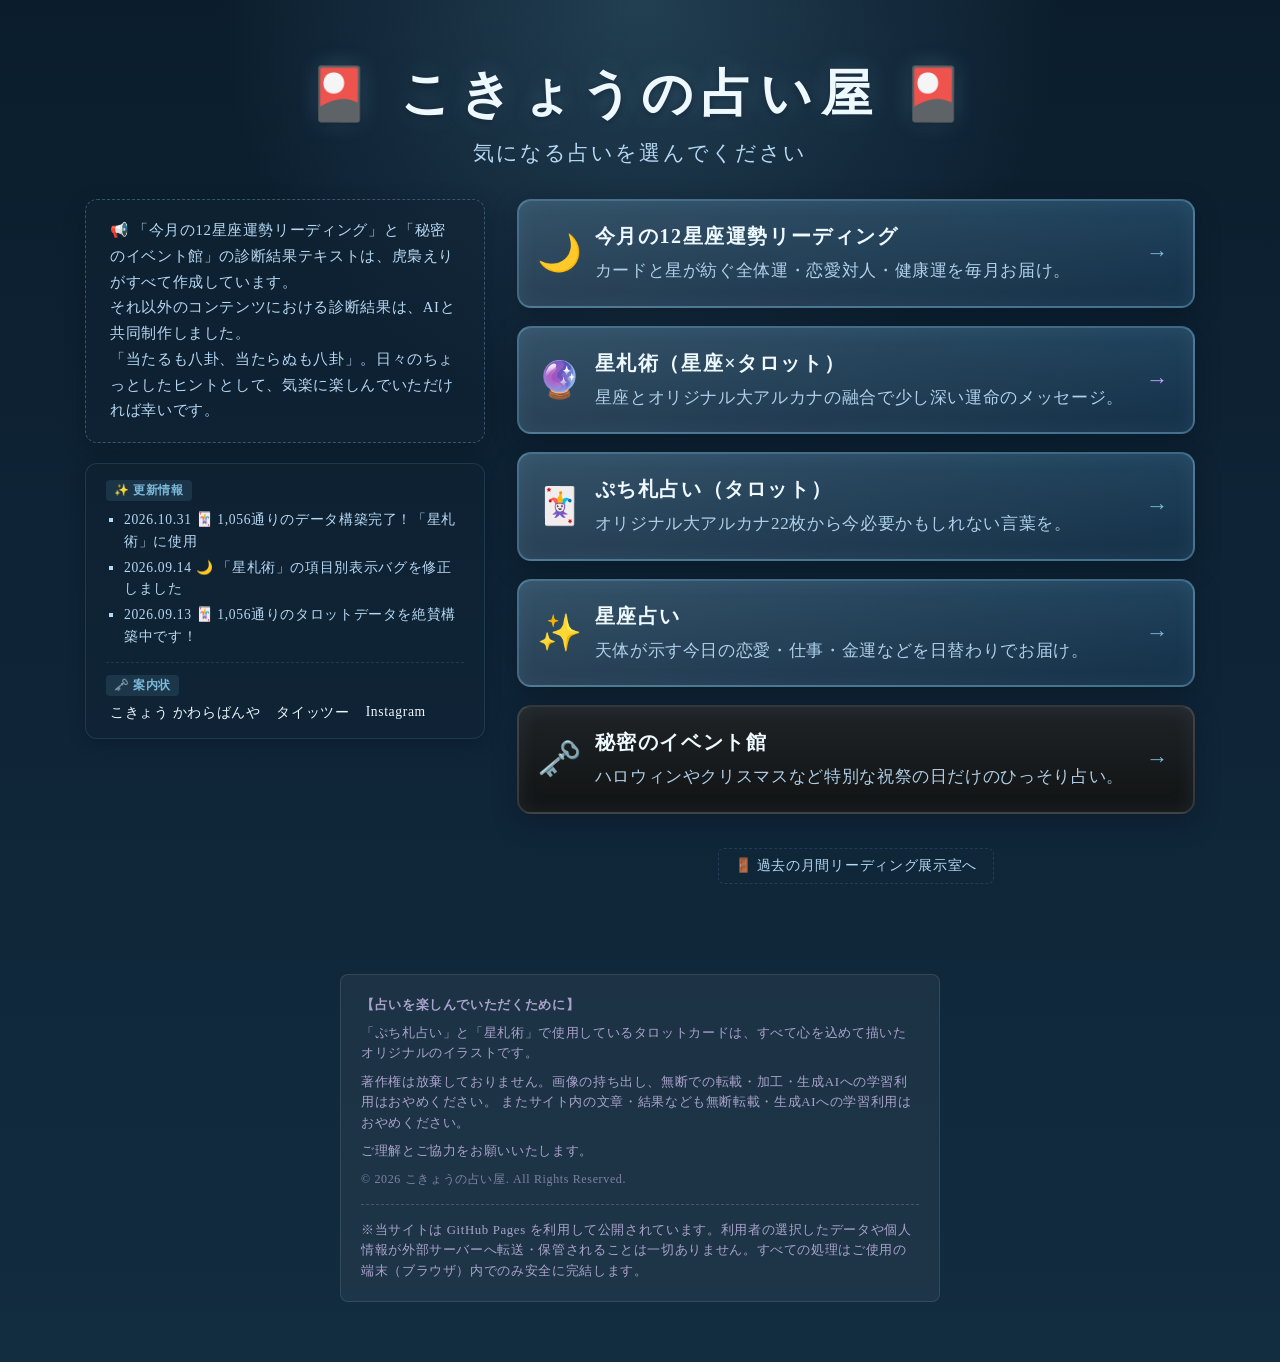
<file: index.html>
<!DOCTYPE html>
<html lang="ja">
<head>
    <meta charset="UTF-8">
    <meta name="viewport" content="width=device-width, initial-scale=1.0">
    <title>こきょうの占い屋</title>
    <!-- 💡 【完全復活】この大事な1行をしっかり仕込みました！ -->
    <link rel="icon" href="/otgl/favicon.png" type="image/png">
    <link rel="apple-touch-icon" href="/otgl/favicon.png">
    <link rel="stylesheet" href="menu-style.css">
</head>
<body>
    <div class="container">
        <h1 class="main-title">🎴 こきょうの占い屋 🎴</h1>
        <p class="subtitle">気になる占いを選んでください</p>
        
        <!-- 左右の2カラムを包む大枠 -->
        <div class="menu-wrap-2col">
            
            <!-- 左カラム：お知らせ＆回覧板 -->
            <div class="left-column">
                <div class="ai-announcement">
                    📢 「今月の12星座運勢リーディング」と「秘密のイベント館」の診断結果テキストは、虎梟えりがすべて作成しています。<br>
                    それ以外のコンテンツにおける診断結果は、AIと共同制作しました。<br>
                    「当たるも八卦、当たらぬも八卦」。日々のちょっとしたヒントとして、気楽に楽しんでいただければ幸いです。
                </div>

                <div class="shop-info-board">
                    <div class="info-section">
                        <span class="info-tag">✨ 更新情報</span>
                        <ul class="info-list">
                            <li>2026.10.31 🃏 1,056通りのデータ構築完了！「星札術」に使用</li>
                            <li>2026.09.14 🌙 「星札術」の項目別表示バグを修正しました</li>
                            <li>2026.09.13 🃏 1,056通りのタロットデータを絶賛構築中です！</li>
                        </ul>
                    </div>
                    <div class="sns-section">
                        <span class="info-tag">🗝️ 案内状</span>
                        <div class="sns-links">
                            <a href="https://kk-kwrbn.ninja.salon" target="_blank" rel="noopener" class="sns-link">こきょう かわらばんや</a>
                            <a href="https://taittsuu.com/users/eri_k" target="_blank" rel="noopener" class="sns-link">タイッツー</a>
                            <a href="https://www.instagram.com/eri_kokyou/" target="_blank" rel="noopener" class="sns-link">Instagram</a>
                        </div>
                    </div>
                </div>
            </div> <!-- /left-column -->

            <!-- 右カラム：占いメニューカード一覧 -->
            <div class="menu-cards">
                <!-- 1. 今月の12星座運勢リーディング -->
                <a href="monthly/index.html" class="menu-card monthly-card">
                    <div class="card-icon">🌙</div>
                    <div class="card-body">
                        <h2>今月の12星座運勢リーディング</h2>
                        <p>カードと星が紡ぐ全体運・恋愛対人・健康運を毎月お届け。</p>
                    </div>
                    <span class="card-link">→</span>
                </a>

                <!-- 2. 星札術（タロット×星座） -->
                <a href="tarot-horoscope/index.html" class="menu-card combo-card">
                    <div class="card-icon">🔮</div>
                    <div class="card-body">
                        <h2>星札術（星座×タロット）</h2>
                        <p>星座とオリジナル大アルカナの融合で少し深い運命のメッセージ。</p>
                    </div>
                    <span class="card-link">→</span>
                </a>
                
                <!-- 3. ぷち札占い（タロット） -->
                <a href="tarot/index.html" class="menu-card tarot-card">
                    <div class="card-icon">🃏</div>
                    <div class="card-body">
                        <h2>ぷち札占い（タロット）</h2>
                        <p>オリジナル大アルカナ22枚から今必要かもしれない言葉を。</p>
                    </div>
                    <span class="card-link">→</span>
                </a>
                
                <!-- 4. 星座占い -->
                <a href="horoscope/index.html" class="menu-card horoscope-card">
                    <div class="card-icon">✨</div>
                    <div class="card-body">
                        <h2>星座占い</h2>
                        <p>天体が示す今日の恋愛・仕事・金運などを日替わりでお届け。</p>
                    </div>
                    <span class="card-link">→</span>
                </a>

                <!-- 5. 秘密のイベント館 -->
                <a href="event/index.html" class="menu-card event-card">
                    <div class="card-icon">🗝️</div>
                    <div class="card-body">
                        <h2>秘密のイベント館</h2>
                        <p>ハロウィンやクリスマスなど特別な祝祭の日だけのひっそり占い。</p>
                    </div>
                    <span class="card-link">→</span>
                </a>

                <!-- 過去ログ展示室へのリンクボタン -->
                <div class="archive-room-container" style="margin: 16px auto 0; text-align: center; max-width: 400px;">
                <a href="monthly/archive.html" class="archive-room-link" style="display: inline-block; font-size: 0.85rem; color: var(--muted, #8ea4c7); text-decoration: none; padding: 8px 16px; border: 1px dashed rgba(155, 196, 255, 0.15); border-radius: 6px; transition: all 0.3s ease; letter-spacing: 0.05em;">
                🚪 過去の月間リーディング展示室へ
                </a>
                </div>

            </div> <!-- /menu-cards -->

        </div> <!-- /menu-wrap-2col -->

        <footer class="site-privacy-note">
            <div class="copyright-note">
                <p><strong>【占いを楽しんでいただくために】</strong></p>
                <p>「ぷち札占い」と「星札術」で使用しているタロットカードは、すべて心を込めて描いたオリジナルのイラストです。</p>
                <p>著作権は放棄しておりません。画像の持ち出し、無断での転載・加工・生成AIへの学習利用はおやめください。
                またサイト内の文章・結果なども無断転載・生成AIへの学習利用はおやめください。</p>
                <p>ご理解とご協力をお願いいたします。</p>
                <p class="cr-date">© 2026 こきょうの占い屋. All Rights Reserved.</p>
            </div>
            <p>※当サイトは GitHub Pages を利用して公開されています。利用者の選択したデータや個人情報が外部サーバーへ転送・保管されることは一切ありません。すべての処理はご使用の端末（ブラウザ）内でのみ安全に完結します。</p>
        </footer>
    </div>
</body>
</html>
</file>
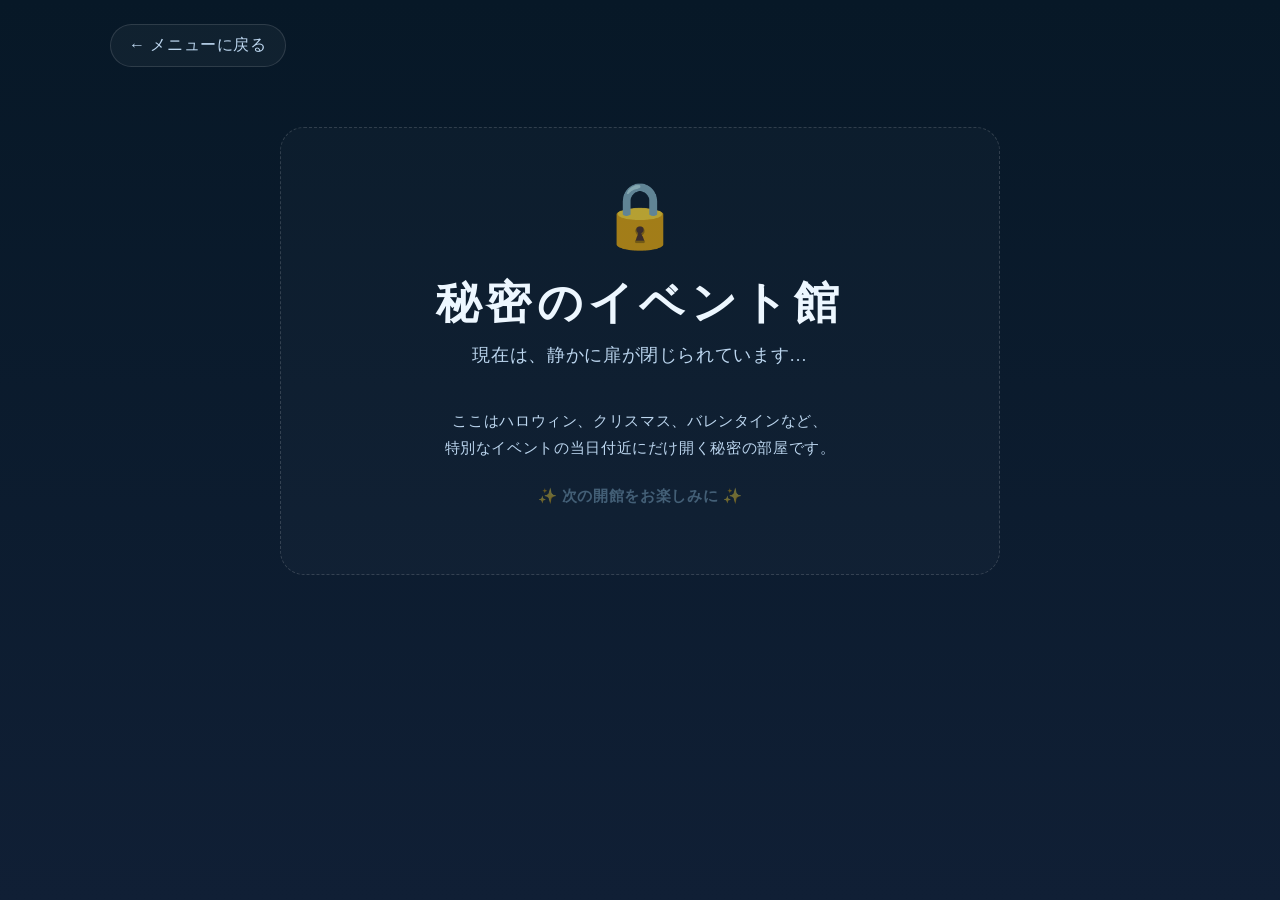
<file: event/index.html>
<!DOCTYPE html>
<html lang="ja">
<head>
    <meta charset="UTF-8">
    <meta name="viewport" content="width=device-width, initial-scale=1.0">
    <title>秘密 of イベント館 - こきょうの占い屋</title>
    <link rel="icon" href="/otgl/favicon.png" type="image/png">
    <link rel="apple-touch-icon" href="/otgl/favicon.png">
    <link rel="stylesheet" href="style.css">
    <style>
        /* 12星座ボタンとアドバイス領域の基本スタイル */
        .sign-selector {
            display: grid;
            grid-template-columns: repeat(3, 1fr);
            gap: 10px;
            margin: 20px 0 10px;
        }
        @media (min-width: 480px) {
            .sign-selector {
                grid-template-columns: repeat(4, 1fr);
            }
        }
        .sign-btn {
            font-family: inherit;
            padding: 12px 8px;
            background: rgba(255, 255, 255, 0.03);
            border: 1px solid rgba(255, 255, 255, 0.12);
            color: var(--muted);
            border-radius: 12px;
            font-size: 0.95rem;
            cursor: pointer;
            transition: all 0.3s ease;
        }
        .sign-btn:hover {
            color: var(--text);
            border-color: var(--border);
            background: rgba(255, 255, 255, 0.08);
        }
        .sign-btn.active {
            color: var(--text);
            border-color: var(--accent);
            background: linear-gradient(135deg, rgba(255,255,255,0.05) 0%, rgba(255,255,255,0.12) 100%);
            box-shadow: 0 0 15px rgba(0, 0, 0, 0.2);
            font-weight: bold;
            transform: translateY(-2px);
        }
        .personal-advice-box {
            margin-top: 24px;
            padding: 24px;
            background: rgba(0, 0, 0, 0.25);
            border-left: 4px solid var(--accent);
            border-radius: 0 16px 16px 0;
            text-align: left;
            animation: fadeIn 0.4s ease-out;
        }
        .personal-advice-box h4 {
            margin: 0 0 14px 0;
            font-size: 1.1rem;
            color: var(--text);
            letter-spacing: 0.08em;
        }
        .advice-item {
            margin: 8px 0;
            font-size: 0.95rem;
            line-height: 1.8;
        }
        @keyframes fadeIn {
            from { opacity: 0; transform: translateY(10px); }
            to { opacity: 1; transform: translateY(0); }
        }
    </style>
</head>
<body>
    <div class="header-nav">
        <a href="../index.html" class="back-link">← メニューに戻る</a>
    </div>

    <!-- 🔒 期間外：扉が閉じている時の画面 -->
    <main id="closed-screen" class="page-shell id-screen hidden">
        <div class="closed-box">
            <div class="lock-icon">🔒</div>
            <h1>秘密のイベント館</h1>
            <p class="subtitle">現在は、静かに扉が閉じられています…</p>
            <div class="info-note">
                <p>ここはハロウィン、クリスマス、バレンタインなど、<br>特別なイベントの当日付近にだけ開く秘密の部屋です。</p>
                <p class="next-hint">✨ 次の開館をお楽しみに ✨</p>
            </div>
        </div>
    </main>

    <!-- 🔓 期間内：お祭り占い画面 -->
    <main id="open-screen" class="page-shell id-screen hidden">
        <h1 id="event-title">イベントタイトル</h1>
        <p id="event-subtitle" class="subtitle">サブタイトル</p>

        <section class="event-result-panel">
            <!-- 上の空間に「使用カード情報」を配置 -->
            <div class="event-cards-box">
                <p id="event-used-cards" class="event-used-cards-text"></p>
            </div>

            <!-- メッセージ本文（共通運勢） -->
            <div class="event-text-block">
                <h3>📜 あなたへの限定託宣</h3>
                <p id="event-content"></p>
            </div>

            <!-- 12星座の選択ボタンエリア -->
            <div class="event-text-block" style="margin-top: 30px;">
                <h3>✨ あなたの星座の特別導き</h3>
                <p class="subtitle" style="font-size: 0.9em; margin-bottom: 10px;">星座を選ぶと、この冬のラッキーアクションとアイテムが表示されます</p>
                <div class="sign-selector" id="sign-selector">
                    <!-- JavaScriptでボタンが自動生成されます -->
                </div>
            </div>

            <!-- 選んだ星座のアドバイス表示エリア -->
            <div id="personal-advice" class="personal-advice-box hidden">
                <h4 id="selected-sign-title">⏳座のあなたへ</h4>
                <p id="lucky-action" class="advice-item">🎯 ラッキーアクション: </p>
                <p id="lucky-item" class="advice-item">🔮 ラッキーアイテム: </p>
            </div>
        </section>

        <footer class="site-privacy-note">
            <p>🔒 秘密のメッセージはあなただけの端末で安全に処理されています。</p>
        </footer>
    </main>

    <script src="data.js"></script>
    <script>
        // 🛠️ 【テストモード設定】
        // 1. テストしたい時は、下の「false」を「true」に書き換えます。
        const isTestMode = false;
        
        // 2. 「true」の時、ここを書き換えるだけで好きなイベントの画面を確認できます！
        // 対象キーワード: 'halloween', 'christmas', 'valentine', 'midsummer'
        const testTarget = 'midsummer'; 

        function checkEvent() {
            const now = new Date();
            const currentMonth = now.getMonth() + 1;
            const currentDate = now.getDate();

            let activeEvent = null;

            // テストモードなら指定したキーのイベントを強制取得
            if (isTestMode && eventFortuneData[testTarget]) {
                activeEvent = eventFortuneData[testTarget];
            } else {
                // 今日がイベント期間内かどうかをループで判定
                for (let key in eventFortuneData) {
                    const ev = eventFortuneData[key];
                    if (currentMonth === ev.startMonth && currentDate >= ev.startDate && currentDate <= ev.endDate) {
                        activeEvent = ev;
                        break;
                    }
                }
            }

            // 画面の切り替え処理
            if (activeEvent) {
                document.body.className = ''; // 過去のクラスを一度リセット
                document.body.classList.add(activeEvent.themeClass);
                document.getElementById('event-title').innerText = activeEvent.title;
                document.getElementById('event-subtitle').innerText = activeEvent.subtitle;
                document.getElementById('event-content').innerText = activeEvent.commonContent || activeEvent.content;
                document.getElementById('event-used-cards').innerText = activeEvent.usedCards;
                
                // 12星座ボタンを生成
                generateSignButtons(activeEvent);

                document.getElementById('open-screen').classList.remove('hidden');
                document.getElementById('closed-screen').classList.add('hidden');
            } else {
                document.getElementById('closed-screen').classList.remove('hidden');
                document.getElementById('open-screen').classList.add('hidden');
            }
        }

        // 12星座ボタンを自動生成する関数
        function generateSignButtons(eventData) {
            const selectorContainer = document.getElementById('sign-selector');
            if (!selectorContainer || !eventData.horoscope) return;

            selectorContainer.innerHTML = '';

            for (let signKey in eventData.horoscope) {
                const signData = eventData.horoscope[signKey];
                
                const btn = document.createElement('button');
                btn.type = 'button';
                btn.className = 'sign-btn';
                btn.innerText = signData.name;

                btn.addEventListener('click', () => {
                    document.querySelectorAll('.sign-btn').forEach(b => b.classList.remove('active'));
                    btn.classList.add('active');

                    document.getElementById('selected-sign-title').innerText = `✨ ${signData.name}のあなたへの導き`;
                    document.getElementById('lucky-action').innerText = `🎯 ラッキーアクション: ${signData.action}`;
                    document.getElementById('lucky-item').innerText = `🔮 ラッキーアイテム: ${signData.item}`;
                    
                    document.getElementById('personal-advice').classList.remove('hidden');
                });

                selectorContainer.appendChild(btn);
            }
        }

        // 判定を実行
        checkEvent();
    </script>
</body>
</html>
</file>
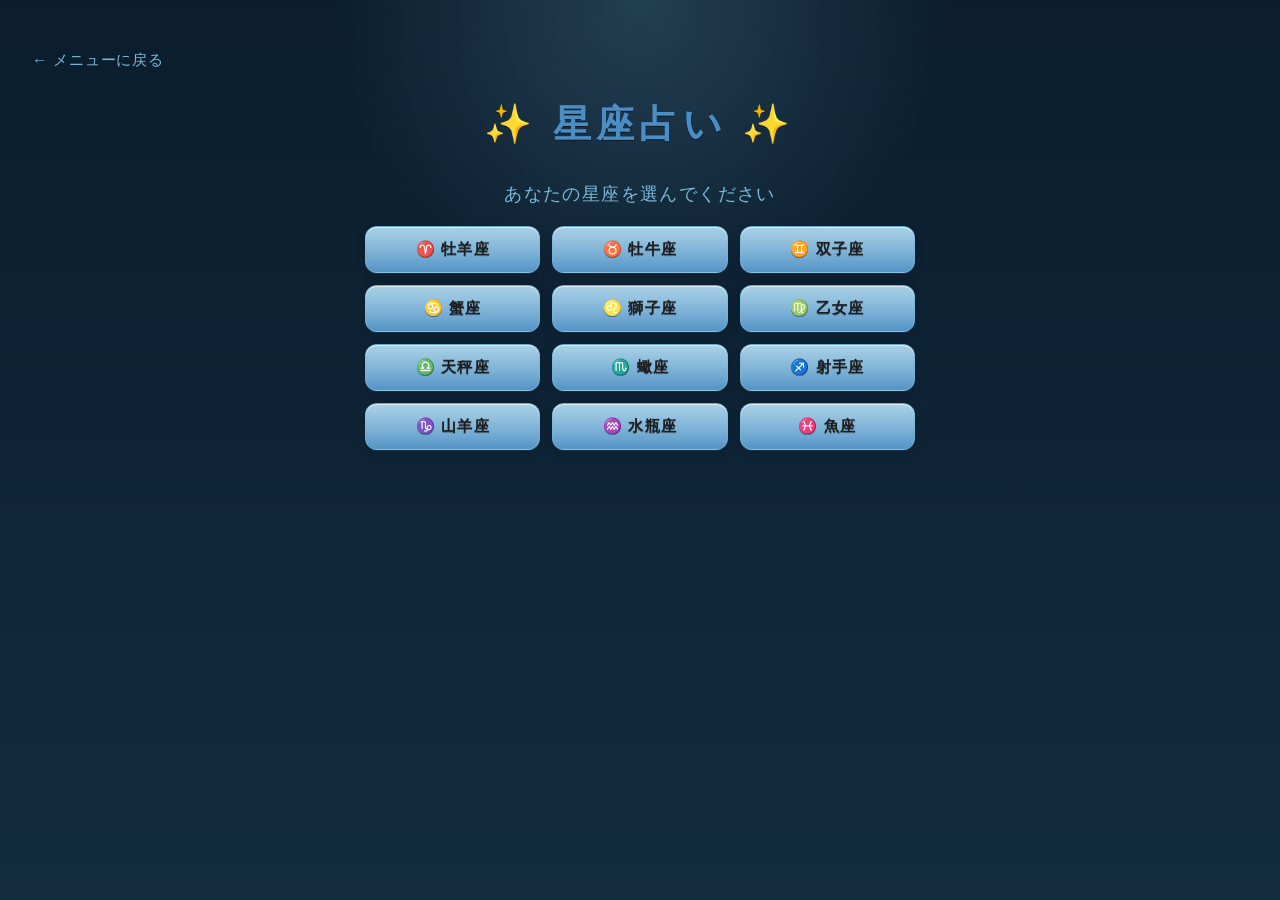
<file: horoscope/index.html>
<!DOCTYPE html>
<html lang="ja">
<head>
    <meta charset="UTF-8">
    <meta name="viewport" content="width=device-width, initial-scale=1.0">
    <title>星座占い - 今日の運勢</title>
    <link rel="icon" href="/otgl/favicon.png" type="image/png">
    <link rel="apple-touch-icon" href="/otgl/favicon.png">
    <link rel="stylesheet" href="style.css">
</head>
<body>
    <div class="header-nav">
        <a href="../index.html" class="back-link">← メニューに戻る</a>
    </div>

    <h1>✨ 星座占い ✨</h1>
    
    <div class="zodiac-selector">
        <p class="selector-label">あなたの星座を選んでください</p>
        <div class="zodiac-buttons">
            <button class="zodiac-btn" data-zodiac="0">♈ 牡羊座</button>
            <button class="zodiac-btn" data-zodiac="1">♉ 牡牛座</button>
            <button class="zodiac-btn" data-zodiac="2">♊ 双子座</button>
            <button class="zodiac-btn" data-zodiac="3">♋ 蟹座</button>
            <button class="zodiac-btn" data-zodiac="4">♌ 獅子座</button>
            <button class="zodiac-btn" data-zodiac="5">♍ 乙女座</button>
            <button class="zodiac-btn" data-zodiac="6">♎ 天秤座</button>
            <button class="zodiac-btn" data-zodiac="7">♏ 蠍座</button>
            <button class="zodiac-btn" data-zodiac="8">♐ 射手座</button>
            <button class="zodiac-btn" data-zodiac="9">♑ 山羊座</button>
            <button class="zodiac-btn" data-zodiac="10">♒ 水瓶座</button>
            <button class="zodiac-btn" data-zodiac="11">♓ 魚座</button>
        </div>
    </div>

    <div id="result-container" class="result-container hidden">
        <div class="fortune-card">
            <h2 id="zodiac-name"></h2>
            
            <div class="fortune-grid">
                <div class="fortune-item">
                    <h3>💕 恋愛運</h3>
                    <p id="love-fortune"></p>
                </div>
                <div class="fortune-item">
                    <h3>💼 仕事運</h3>
                    <p id="work-fortune"></p>
                </div>
                <div class="fortune-item">
                    <h3>💰 金運</h3>
                    <p id="money-fortune"></p>
                </div>
                <div class="fortune-item">
                    <h3>✨ ラッキーアイテム</h3>
                    <p id="lucky-item"></p>
                </div>
            </div>

            <div class="reset-area">
                <button id="reset-btn" class="btn btn-reset">別の星座を占う</button>
            </div>
            <div id="result-privacy-note" class="privacy-note">
                🔒 入力されたデータや占い結果は、どこにも送信されず安全に守られています。
            </div>
        </div>
    </div>

    <script src="horoscope-data.js"></script>
    <script src="app.js"></script>
</body>
</html>
</file>
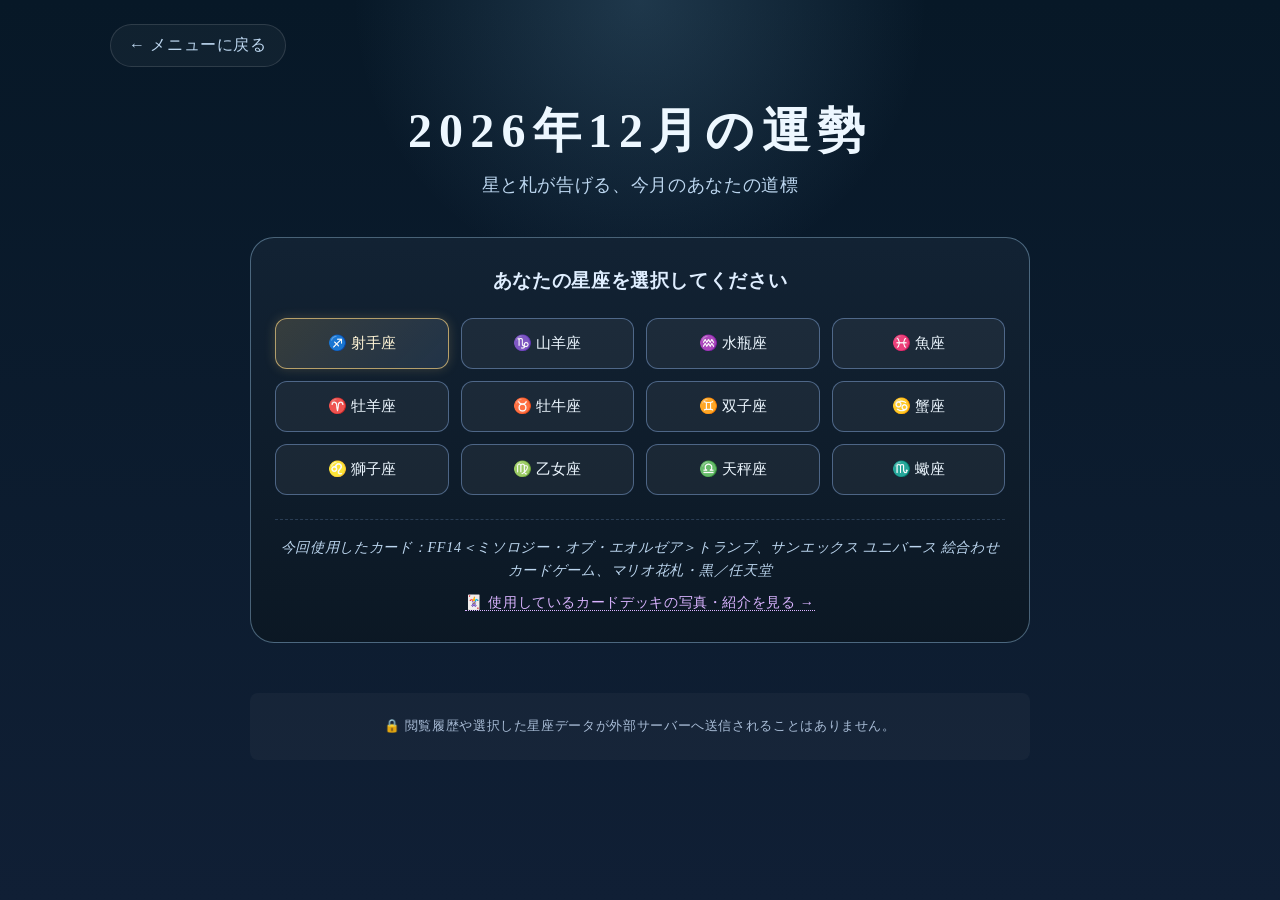
<file: monthly/index.html>
<!DOCTYPE html>
<html lang="ja">
<head>
    <meta charset="UTF-8">
    <meta name="viewport" content="width=device-width, initial-scale=1.0">
    <title>12星座・月間リーディング - こきょうの占い屋</title>
    <link rel="icon" href="/otgl/favicon.png" type="image/png">
    <link rel="apple-touch-icon" href="/otgl/favicon.png">
    <link rel="stylesheet" href="style.css">
</head>
<body>
    <div class="header-nav">
        <a href="../index.html" class="back-link">← メニューに戻る</a>
    </div>

    <main class="page-shell">
        <h1 id="page-title">12星座・月間リーディング</h1>
        <p id="page-subtitle" class="subtitle">星と札が紡ぐ、今月の導き</p>

        <!-- 星座選択パネル -->
        <section class="setup-panel">
            <h2>あなたの星座を選択してください</h2>
            <div class="zodiac-grid" id="zodiac-grid"></div>
            
            <!-- 今回使用したカードの一覧を表示する場所 -->
            <p id="page-used-cards" style="margin: 24px 0 0; font-size: 0.88rem; color: var(--muted); border-top: 1px dashed rgba(155, 196, 255, 0.2); padding-top: 16px; font-style: italic; line-height: 1.6; letter-spacing: 0.05em;"></p>
            <!-- 👇 追加：デッキ一覧ページへの控えめなリンク -->
            <p style="margin: 12px 0 0;">
                <a href="decks.html" style="color: var(--accent); font-size: 0.88rem; text-decoration: none; border-bottom: 1px dotted var(--accent);">
                    🃏 使用しているカードデッキの写真・紹介を見る →
                </a>
            </p>
        </section>

        <!-- 結果表示エリア -->
        <section id="result-panel" class="result-panel hidden">
            <h2 id="zodiac-name" class="result-zodiac-title">星座名</h2>
            
            <!-- 引いたカードの名前を表示する枠 -->
            <div class="drawn-cards-box">
                <span class="box-label">🔮 今月の導きの手札</span>
                <p id="fortune-cards" class="drawn-cards-text"></p>
            </div>
            
            <div class="fortune-sections">
                <div class="fortune-block">
                    <h3>🔮 全体運</h3>
                    <p id="fortune-total"></p>
                </div>
                <div class="fortune-block">
                    <h3>💖 恋愛・対人運</h3>
                    <p id="fortune-love"></p>
                </div>
                <div class="fortune-block">
                    <h3>🌿 健康運</h3>
                    <p id="fortune-health"></p>
                </div>
                <div class="fortune-block lucky-block">
                    <h3>💎 ラッキーなものたち</h3>
                    <p id="fortune-lucky"></p>
                </div>
            </div>
        </section>

        <footer class="site-privacy-note">
            <p>🔒 閲覧履歴や選択した星座データが外部サーバーへ送信されることはありません。</p>
        </footer>
    </main>

    <!-- データを読み込んで処理するスクリプト -->
    <script src="data.js"></script>
    <script>
        // 12星座の基本リスト（1月＝山羊座 〜 12月＝射手座の順）
        const zodiacList = [
            { key: 'capricorn',   label: '♑ 山羊座' }, // 1月
            { key: 'aquarius',    label: '♒ 水瓶座' }, // 2月
            { key: 'pisces',      label: '♓ 魚座' },   // 3月
            { key: 'aries',       label: '♈ 牡羊座' }, // 4月
            { key: 'taurus',      label: '♉ 牡牛座' }, // 5月
            { key: 'gemini',      label: '♊ 双子座' }, // 6月
            { key: 'cancer',      label: '♋ 蟹座' },   // 7月
            { key: 'leo',         label: '♌ 獅子座' }, // 8月
            { key: 'virgo',       label: '♍ 乙女座' }, // 9月
            { key: 'libra',       label: '♎ 天秤座' }, // 10月
            { key: 'scorpio',     label: '♏ 蠍座' },   // 11月
            { key: 'sagittarius', label: '♐ 射手座' }  // 12月
        ];

        // 対象月を取得
        let targetMonth = new Date().getMonth() + 1;
        if (typeof monthlyFortuneData !== 'undefined' && monthlyFortuneData.meta) {
            const titleEl = document.getElementById('page-title');
            if (titleEl && monthlyFortuneData.meta.title) {
                titleEl.innerText = monthlyFortuneData.meta.title;
            }
            const subtitleEl = document.getElementById('page-subtitle');
            if (subtitleEl && monthlyFortuneData.meta.subtitle) {
                subtitleEl.innerText = monthlyFortuneData.meta.subtitle;
            }
            const usedCardsEl = document.getElementById('page-used-cards');
            if (usedCardsEl) {
                usedCardsEl.innerText = monthlyFortuneData.meta.usedCards || "";
            }
            
            if (monthlyFortuneData.meta.month) {
                targetMonth = Number(monthlyFortuneData.meta.month);
            }
        }

        // 対象月の星座が先頭になるように配列を並べ替える
        const startIndex = (targetMonth - 1 + 12) % 12;
        const orderedZodiacs = [
            ...zodiacList.slice(startIndex),
            ...zodiacList.slice(0, startIndex)
        ];

        // ボタンを画面に生成する
        const gridElement = document.getElementById('zodiac-grid');
        orderedZodiacs.forEach(function(zodiac, index) {
            const btn = document.createElement('button');
            btn.innerText = zodiac.label;
            if (index === 0) {
                btn.classList.add('lead-zodiac');
            }
            btn.onclick = function() {
                showFortune(zodiac.key);
            };
            gridElement.appendChild(btn);
        });

        // 星座の運勢を表示する関数
        function showFortune(zodiacKey) {
            if (typeof monthlyFortuneData === 'undefined') return;
            const data = monthlyFortuneData[zodiacKey];
            if (!data) return;

            document.getElementById('zodiac-name').innerText = data.name;
            document.getElementById('fortune-cards').innerText = data.cards || "なし";
            document.getElementById('fortune-total').innerText = data.total;
            document.getElementById('fortune-love').innerText = data.love;
            document.getElementById('fortune-health').innerText = data.health;
            document.getElementById('fortune-lucky').innerText = data.lucky;

            const panel = document.getElementById('result-panel');
            panel.classList.remove('hidden');
            panel.scrollIntoView({ behavior: 'smooth', block: 'start' });
        }
    </script>
</body>
</html>
</file>
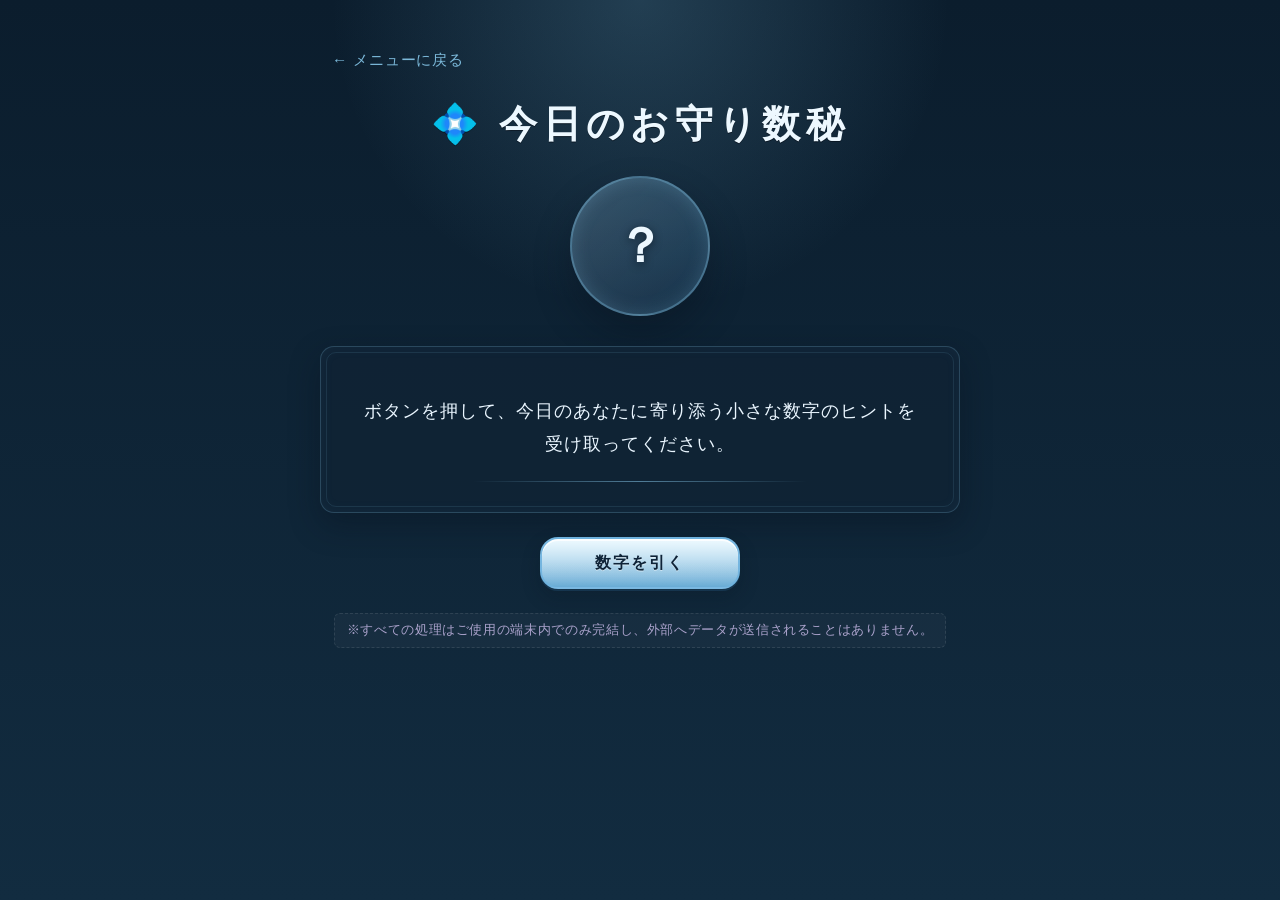
<file: numerology/index.html>
<!DOCTYPE html>
<html lang="ja">
<head>
  <meta charset="UTF-8">
  <meta name="viewport" content="width=device-width, initial-scale=1.0">
  <title>今日のお守り数秘 | こきょうの占い屋</title>
  <link rel="icon" href="/otgl/favicon.png" type="image/png">
  <link rel="apple-touch-icon" href="/otgl/favicon.png">
  <link rel="stylesheet" href="style.css">
</head>
<body>

  <nav class="header-nav">
    <a href="../index.html" class="back-link">← メニューに戻る</a>
  </nav>

  <h1>💠 今日のお守り数秘</h1>

  <!-- 数字のメダリオン表示 -->
  <div class="number-display" id="numberDisplay">
    <span class="number-value" id="numberValue">？</span>
    <span class="master-tag hidden" id="masterTag">ゾロ目の日</span>
  </div>

  <!-- 結果のテキストボックス -->
  <div id="result-text">
    <p id="initial-guide">ボタンを押して、今日のあなたに寄り添う小さな数字のヒントを受け取ってください。</p>

    <div id="result-content" class="hidden">
      <div class="result-card-title" id="resultTitle"></div>
      <span class="result-card-detail" id="resultDetail"></span>

      <div class="lucky-accent-box">
        <span class="lucky-item">
          お守りカラー：
          <span class="color-chip" id="colorChip"></span>
          <strong id="colorName"></strong>
        </span>
        <span class="lucky-item">
          モチーフ：<strong id="motifText"></strong>
        </span>
      </div>
    </div>
  </div>

  <!-- 占うボタン -->
  <div class="button-row">
    <button class="btn" id="drawBtn" onclick="drawNumber()">数字を引く</button>
  </div>

  <!-- プライバシーノート -->
  <div>
    <p id="result-privacy-note">※すべての処理はご使用の端末内でのみ完結し、外部へデータが送信されることはありません。</p>
  </div>

  <script src="data.js"></script>
</body>
</html>
</file>
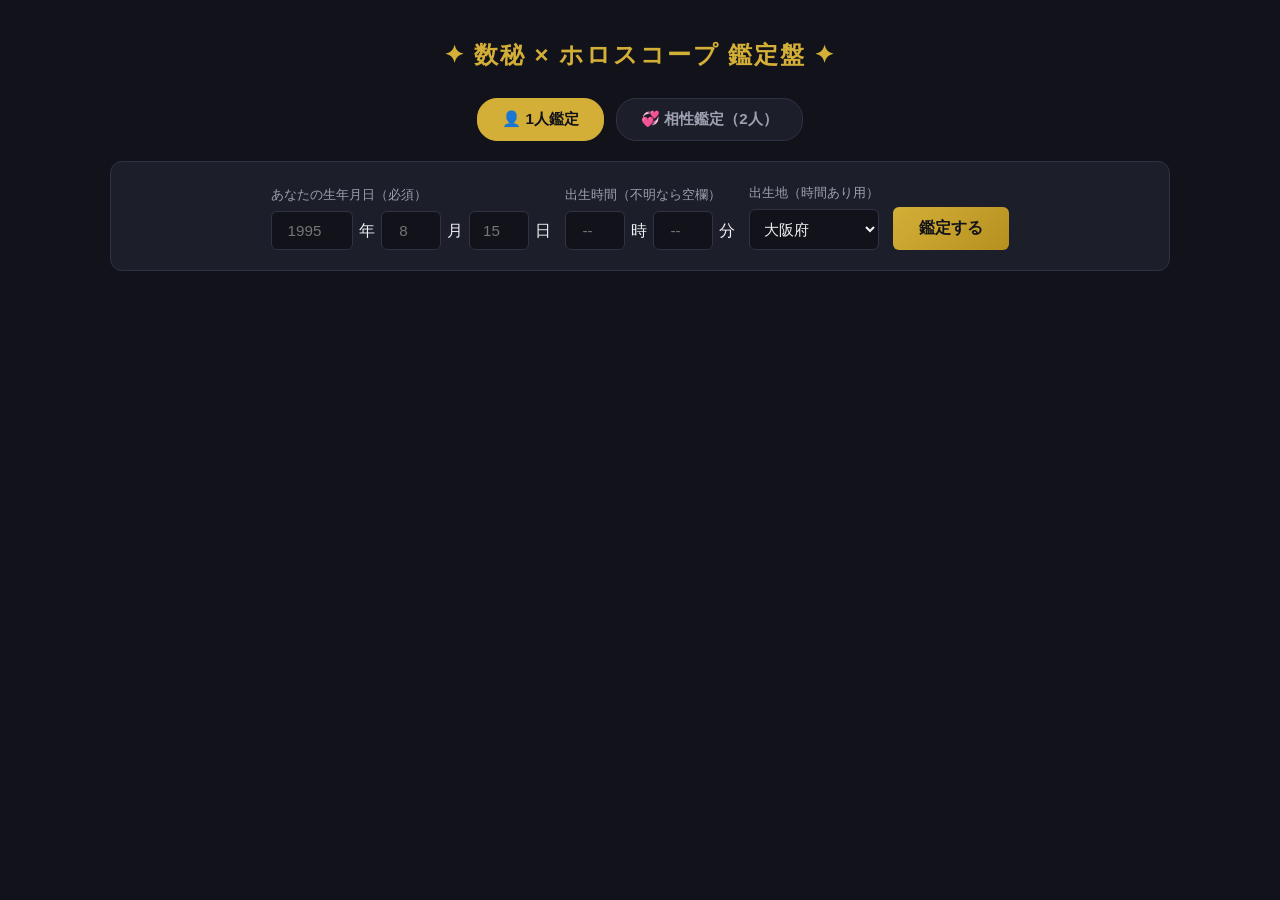
<file: secret/index.html>
<!DOCTYPE html>
<html lang="ja">
<head>
<meta charset="UTF-8">
<meta name="viewport" content="width=device-width, initial-scale=1.0">
<title>自分用：数秘×ホロスコープ 鑑定ツール</title>
<meta name="robots" content="noindex, nofollow, noarchive, nosnippet, noai, noimageai">
<meta name="googlebot" content="noindex, nofollow, noarchive">
<meta name="Google-Extended" content="noindex">
<meta name="GPTBot" content="noindex, nofollow">
<meta name="CCBot" content="noindex, nofollow">
<link rel="stylesheet" href="style.css">
</head>
<body>

<div class="container">
  <h1>✦ 数秘 × ホロスコープ 鑑定盤 ✦</h1>

  <div class="tab-bar">
    <button type="button" class="tab-btn active" id="tabSolo">👤 1人鑑定</button>
    <button type="button" class="tab-btn" id="tabPair">💞 相性鑑定（2人）</button>
  </div>

  <div class="input-card">
    <div class="input-row">
      <div class="input-group">
        <label>あなたの生年月日（必須）</label>
        <div class="num-inputs">
          <input type="number" id="year" class="year" placeholder="1995"> 年
          <input type="number" id="month" class="short" placeholder="8"> 月
          <input type="number" id="day" class="short" placeholder="15"> 日
        </div>
      </div>

      <div class="input-group">
        <label>出生時間（不明なら空欄）</label>
        <div class="num-inputs">
          <input type="number" id="hour" class="short" placeholder="--"> 時
          <input type="number" id="minute" class="short" placeholder="--"> 分
        </div>
      </div>

      <div class="input-group">
        <label>出生地（時間あり用）</label>
        <select id="birthPlace">
          <optgroup label="北海道・東北">
            <option value="43.06,141.35">北海道</option>
            <option value="40.82,140.74">青森県</option>
            <option value="39.70,141.15">岩手県</option>
            <option value="38.27,140.87">宮城県</option>
            <option value="39.72,140.10">秋田県</option>
            <option value="38.24,140.36">山形県</option>
            <option value="37.75,140.47">福島県</option>
          </optgroup>
          <optgroup label="関東">
            <option value="36.34,140.45">茨城県</option>
            <option value="36.57,139.88">栃木県</option>
            <option value="36.39,139.06">群馬県</option>
            <option value="35.86,139.65">埼玉県</option>
            <option value="35.61,140.12">千葉県</option>
            <option value="35.68,139.77">東京都</option>
            <option value="35.45,139.64">神奈川県</option>
          </optgroup>
          <optgroup label="甲信越・北陸">
            <option value="37.90,139.02">新潟県</option>
            <option value="36.70,137.21">富山県</option>
            <option value="36.59,136.63">石川県</option>
            <option value="36.07,136.22">福井県</option>
            <option value="35.66,138.57">山梨県</option>
            <option value="36.65,138.18">長野県</option>
          </optgroup>
          <optgroup label="東海">
            <option value="35.39,136.72">岐阜県</option>
            <option value="34.98,138.38">静岡県</option>
            <option value="35.18,136.91">愛知県</option>
            <option value="34.73,136.51">三重県</option>
          </optgroup>
          <optgroup label="近畿">
            <option value="35.00,135.87">滋賀県</option>
            <option value="35.02,135.76">京都府</option>
            <option value="34.69,135.50" selected>大阪府</option>
            <option value="34.69,135.18">兵庫県</option>
            <option value="34.69,135.83">奈良県</option>
            <option value="34.23,135.17">和歌山県</option>
          </optgroup>
          <optgroup label="中国">
            <option value="35.50,134.24">鳥取県</option>
            <option value="35.47,133.05">島根県</option>
            <option value="34.66,133.93">岡山県</option>
            <option value="34.39,132.46">広島県</option>
            <option value="34.19,131.47">山口県</option>
          </optgroup>
          <optgroup label="四国">
            <option value="34.07,134.56">徳島県</option>
            <option value="34.34,134.05">香川県</option>
            <option value="33.84,132.77">愛媛県</option>
            <option value="33.56,133.53">高知県</option>
          </optgroup>
          <optgroup label="九州・沖縄">
            <option value="33.59,130.40">福岡県</option>
            <option value="33.25,130.30">佐賀県</option>
            <option value="32.74,129.87">長崎県</option>
            <option value="32.79,130.74">熊本県</option>
            <option value="33.24,131.61">大分県</option>
            <option value="31.91,131.42">宮崎県</option>
            <option value="31.56,130.56">鹿児島県</option>
            <option value="26.21,127.68">沖縄県</option>
          </optgroup>
        </select>
      </div>

      <button type="button" id="calcBtn">鑑定する</button>
    </div>

    <!-- お相手用入力欄（相性タブ選択時のみ表示） -->
        <div class="partner-box" id="partnerInputBox">
      <div class="input-row">
        <div class="input-group">
          <label>💞 お相手の生年月日（必須）</label>
          <div class="num-inputs">
            <input type="number" id="year2" class="year" placeholder="1996"> 年
            <input type="number" id="month2" class="short" placeholder="4"> 月
            <input type="number" id="day2" class="short" placeholder="20"> 日
          </div>
        </div>
        <div class="input-group">
          <label>お相手の出生時間（不明なら空欄）</label>
          <div class="num-inputs">
            <input type="number" id="hour2" class="short" placeholder="--"> 時
            <input type="number" id="minute2" class="short" placeholder="--"> 分
          </div>
        </div>
        <div class="input-group">
          <label>お相手の出生地（時間あり用）</label>
          <select id="birthPlace2"></select>
        </div>
      </div>
    </div>

  <!-- 1人鑑定の結果エリア -->
  <div class="results-grid" id="resultsArea">
    <div class="panel">
      <h2>🔢 数秘術 ＆ ハウス連動</h2>
      <div class="num-cards">
        <div class="num-box is-past">
          <span class="label">過去数（日）</span>
          <span class="val" id="numPast">-</span>
          <span class="sub" id="numPastHouse">第-H連動</span>
        </div>
        <div class="num-box is-life">
          <span class="label">現在数（本質）</span>
          <span class="val" id="numLife">-</span>
          <span class="sub" id="numLifeHouse">第-H連動</span>
        </div>
        <div class="num-box is-future">
          <span class="label">未来数（目標）</span>
          <span class="val" id="numFuture">-</span>
          <span class="sub" id="numFutureHouse">第-H連動</span>
        </div>
      </div>

      <div class="num-detail" id="numMeaningArea"></div>

      <h3 class="sub-heading">🎁 バースデーナンバー（生まれた日の固有ギフト）</h3>
      <div class="num-detail" id="birthdayGiftArea"></div>

      <h3 class="sub-heading">✨ 数秘 × ハウス 共鳴ポイント</h3>
      <div class="sync-detail" id="syncMeaningArea"></div>

      <h3 class="sub-heading">🔥 星座の集中（オーバーロード）</h3>
      <div class="sync-detail" id="signFocusArea"></div>
    </div>

    <div class="panel">
      <h2>🌌 ホロスコープ盤（10天体・アスペクト）</h2>
      <div id="houseModeBadge" class="house-mode-badge"></div>
      <div class="chart-wrapper">
        <svg id="horoscopeChart" xmlns="http://w3.org" viewBox="0 0 420 420"></svg>
        <div class="chart-legend">
          <span><i class="dot-life"></i>現在数H</span>
          <span><i class="dot-sub"></i>過去/未来H</span>
          <span style="color:#64b5f6;">― 調和(60°/120°)</span>
          <span style="color:#ff8a80;">― 緊張/強調(0°/90°/180°)</span>
        </div>
      </div>

      <table>
        <thead>
          <tr><th>天体・役割</th><th>星座</th><th>度数</th><th>ハウス</th></tr>
        </thead>
        <tbody id="planetTableBody"></tbody>
      </table>

      <h3 class="sub-heading">🏛️ ハウスの集中（ハウスステリウム）</h3>
      <div class="sync-detail" id="houseFocusArea"></div>

      <h3 class="sub-heading">👑 天体の品位（高揚・本来の座）＆ ナチュラル共鳴</h3>
      <div class="sync-detail" id="dignityArea"></div>
    </div>
  </div>

  <!-- 2人相性鑑定の結果エリア -->
  <div class="results-grid" id="synResultsArea">
    <div class="panel">
      <h2>💞 数秘 ＆ 星の相性リーディング</h2>
      <div class="sync-detail" id="synNumArea" style="margin-bottom:16px;"></div>
      <div class="sync-detail" id="synAstroArea"></div>
    </div>
    <div class="panel">
      <h2>🌌 シナストリー二重円（内：あなた／外：お相手）</h2>
      <div class="chart-wrapper">
        <svg id="synastryChart" xmlns="http://w3.org" viewBox="0 0 420 420"></svg>
        <div class="chart-legend">
          <span style="color:#ffe082;">● 内円：あなた</span>
          <span style="color:#e1bee7;">● 外円：お相手</span>
        </div>
      </div>
    </div>
  </div>
</div>

<script src="birthday.js"></script>
<script src="readings.js"></script>
<script src="astro.js"></script>
<script src="syn_data.js"></script>
<script src="synastry.js"></script>
<script src="app.js"></script>
</body>
</html>
</file>
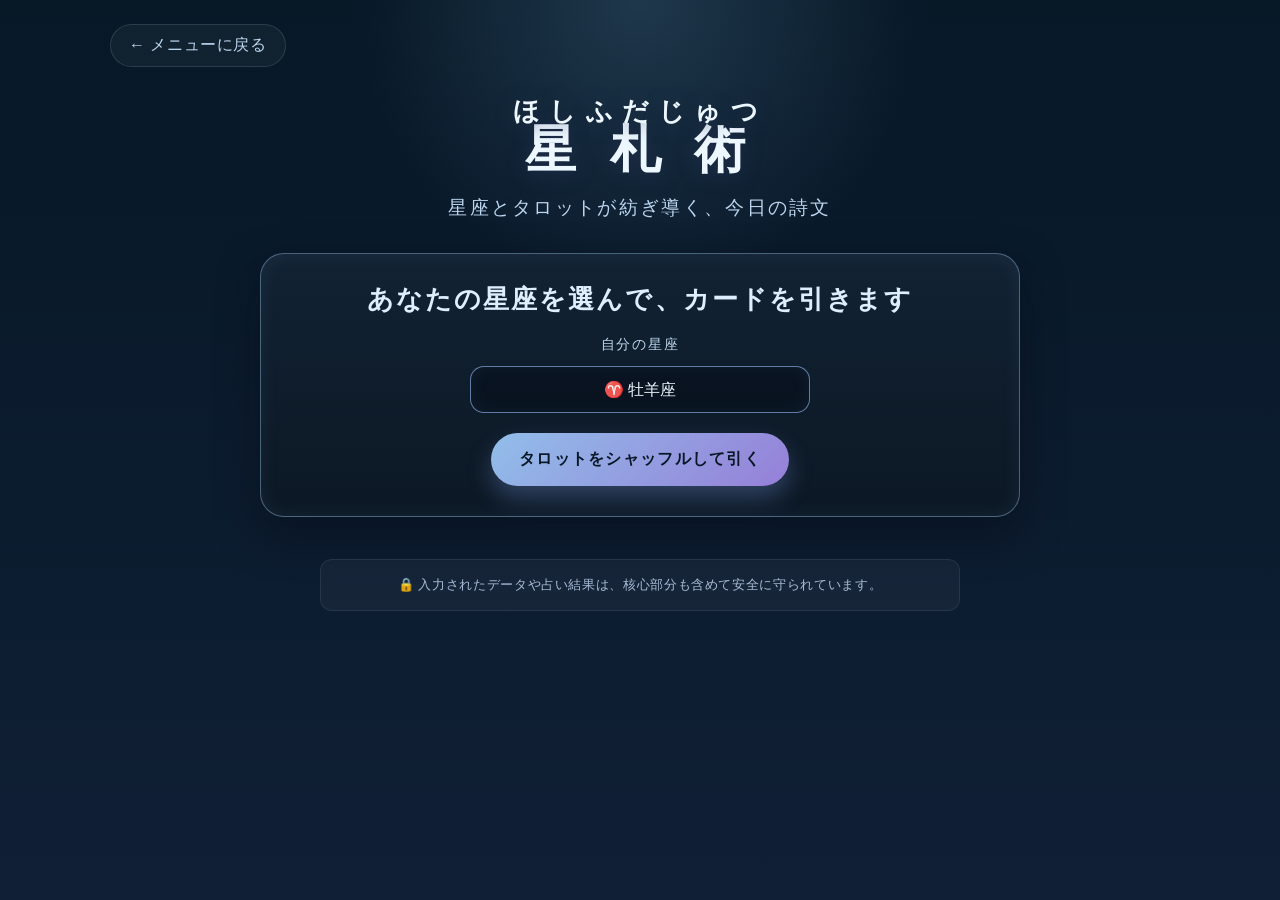
<file: tarot-horoscope/index.html>
<!DOCTYPE html>
<html lang="ja">
<head>
    <meta charset="UTF-8">
    <meta name="viewport" content="width=device-width, initial-scale=1.0">
    <title>星札術 - 星座 × タロット</title>
    <link rel="icon" href="/otgl/favicon.png" type="image/png">
    <link rel="apple-touch-icon" href="/otgl/favicon.png">
    <link rel="stylesheet" href="style.css">
</head>
<body>
    <div class="header-nav">
        <a href="../index.html" class="back-link">← メニューに戻る</a>
    </div>

    <main class="page-shell">
        <h1><ruby>星札術<rt>ほしふだじゅつ</rt></ruby></h1>
        <p class="subtitle">星座とタロットが紡ぎ導く、今日の詩文</p>

        <section class="setup-panel" aria-labelledby="setup-title">
            <h2 id="setup-title">あなたの星座を選んで、カードを引きます</h2>
            <label for="zodiac-select" class="selector-label">自分の星座</label>
            <select id="zodiac-select" aria-label="星座を選択">
                <option value="0">♈ 牡羊座</option>
                <option value="1">♉ 牡牛座</option>
                <option value="2">♊ 双子座</option>
                <option value="3">♋ 蟹座</option>
                <option value="4">♌ 獅子座</option>
                <option value="5">♍ 乙女座</option>
                <option value="6">♎ 天秤座</option>
                <option value="7">♏ 蠍座</option>
                <option value="8">♐ 射手座</option>
                <option value="9">♑ 山羊座</option>
                <option value="10">♒ 水瓶座</option>
                <option value="11">♓ 魚座</option>
            </select>

            <button id="draw-btn" class="btn draw-btn" type="button">タロットをシャッフルして引く</button>
        </section>

                <!-- 【結果画面】干渉を完璧に防ぐ、2つの独立した結果ボックス構造 -->
        <section id="result-panel" class="result-panel hidden" aria-live="polite">
            
            <div class="visual-mix">
                <!-- ①【星座】 -->
                <div class="image-box zodiac-box">
                    <img id="zodiac-image" src="" alt="選択中の星座画像">
                </div>

                <!-- 真ん中の✕マーク -->
                <div class="mix-mark" aria-hidden="true">✕</div>

                <!-- ②【タロット】（中は画像だけに綺麗に戻します） -->
                <div class="image-box tarot-box">
                    <img id="tarot-card-image" src="" alt="引いたタロットカード">
                    <div class="watermark-overlay"></div>
                </div>
            </div> <!-- 💡 visual-mix はここで終わり -->
            
            <!-- 🔮 ここに切り離して警告文を配置！ -->
            <p class="img-warning-text">※表示されているタロット画像はオリジナル作品です。無断転載・保存・加工はご遠慮願います。</p>
            
            <!-- 既存のカード名発表エリア -->
            <p id="card-announce-text" style="text-align: center; font-weight: bold; margin-top: 1.5rem; font-size: 1.2rem;"></p>
            
                <!-- 総合運テキスト枠を消去し、シンプルなカード名発表エリアにスッキリ変更 -->
                <p id="card-announce-text" style="text-align: center; font-weight: bold; margin-top: 1.5rem; font-size: 1.2rem;"></p>
            </div>

            <!-- ボックス②：CSSで美しく装飾される、干渉なしの独立した項目別占いエリア -->
            <div class="zodiac-fortune-box">
                <h2 class="zodiac-fortune-title">✨ 本日の項目別運勢 ✨</h2>
                <div class="fortune-details">
                    <div class="detail-item item-overall">
                        <h3>🌟 全体運</h3>
                        <p id="overall-text" class="detail-text"></p>
                    </div>
                    <div class="detail-item item-love">
                        <h3>💖 恋愛・対人運</h3>
                        <p id="love-text" class="detail-text"></p>
                    </div>
                    <div class="detail-item item-health">
                        <h3>🌿 健康運</h3>
                        <p id="health-text" class="detail-text"></p>
                    </div>
                </div>
            </div>

            <div class="button-row">
                <button id="reset-btn" class="btn reset-btn" type="button">もう一度占う</button>
            </div>
        </section>

        <footer class="site-privacy-note">
            <p>🔒 入力されたデータや占い結果は、核心部分も含めて安全に守られています。</p>
        </footer>
    </main>

    <!-- 【同じフォルダ内】のdataフォルダから安全に先行自動読み込み -->
    <script src="data/aries-data.js"></script>
    <script src="data/taurus-data.js"></script>
    <script src="data/gemini-data.js"></script>
    <script src="data/cancer-data.js"></script>
    <script src="data/leo-data.js"></script>
    <script src="data/virgo-data.js"></script>
    <script src="data/libra-data.js"></script>
    <script src="data/scorpio-data.js"></script>
    <script src="data/sagittarius-data.js"></script>
    <script src="data/capricorn-data.js"></script>
    <script src="data/aquarius-data.js"></script>
    <script src="data/pisces-data.js"></script>

    <!-- 最後にすべての司令塔であるapp.jsを読み込む -->
    <script src="app.js"></script>
</body>
</html>
</file>
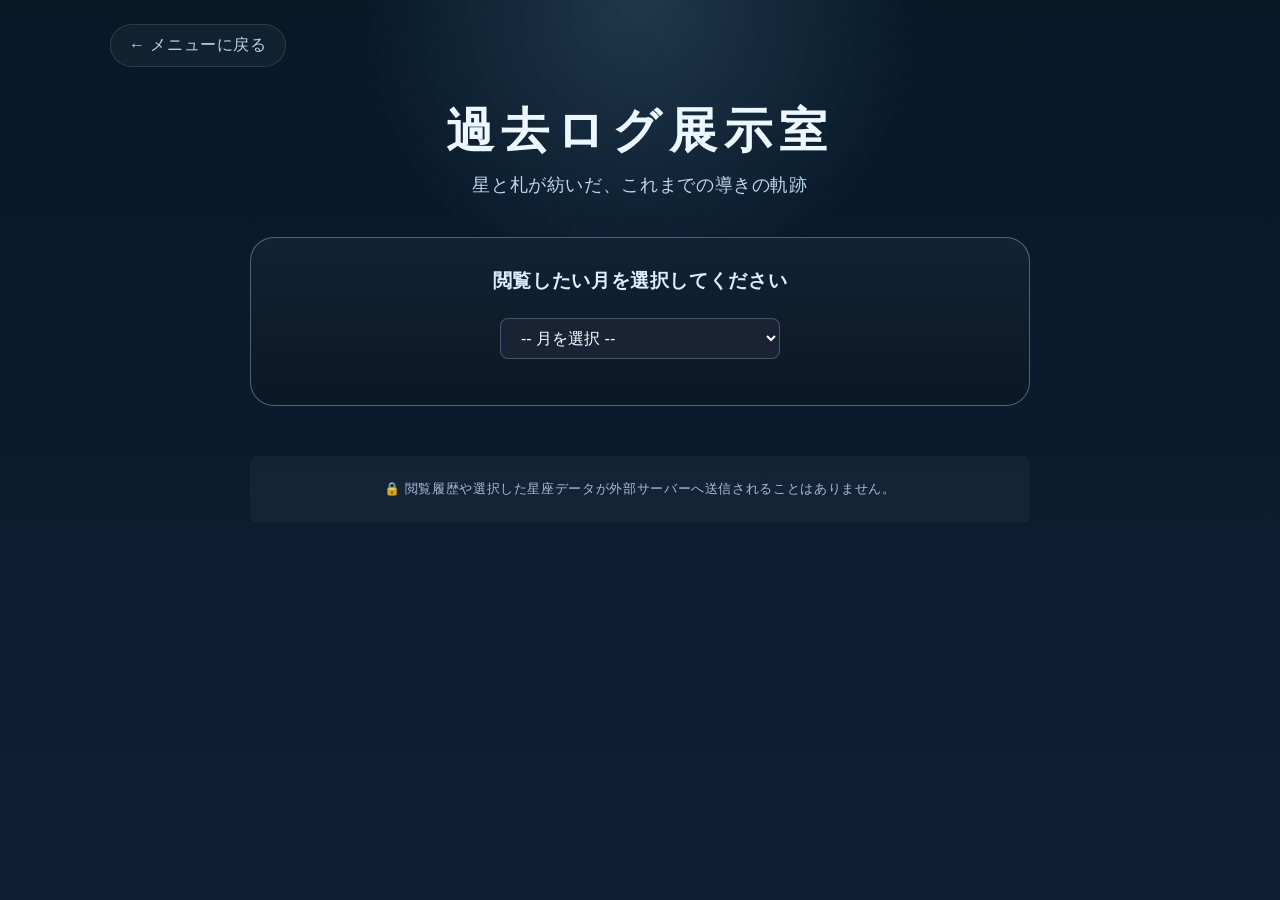
<file: monthly/archive.html>
<!DOCTYPE html>
<html lang="ja">
<head>
    <meta charset="UTF-8">
    <meta name="viewport" content="width=device-width, initial-scale=1.0">
    <title>過去ログ展示室 - こきょうの占い屋</title>
    <link rel="icon" href="/otgl/favicon.png" type="image/png">
    <link rel="apple-touch-icon" href="/otgl/favicon.png">
    <link rel="stylesheet" href="style.css">
</head>
<body>
    <div class="header-nav">
        <a href="../index.html" class="back-link">← メニューに戻る</a>
    </div>

    <main class="page-shell">
        <h1 id="page-title">過去ログ展示室</h1>
        <p id="page-subtitle" class="subtitle">星と札が紡いだ、これまでの導きの軌跡</p>

        <!-- 月選択パネル -->
        <section class="setup-panel">
            <h2>閲覧したい月を選択してください</h2>
            <div style="text-align: center; margin: 16px 0;">
                <!-- 👇 新しい月が増えたら、ここに1行ずつ足していくだけ！ -->
                <select id="month-selector" onchange="loadArchiveData()" style="padding: 10px 16px; font-size: 1rem; border-radius: 8px; background: var(--bg-card, #1a2333); color: #fff; border: 1px solid rgba(155, 196, 255, 0.3); max-width: 100%; width: 280px;">
                    <option value="">-- 月を選択 --</option>
                    <option value="202610">2026年10月の運勢</option>
                    <option value="202609">2026年9月の運勢</option>
                </select>
            </div>
        </section>

        <!-- 星座選択パネル（初期状態は非表示、月を選ぶと出てくる） -->
        <section id="zodiac-panel" class="setup-panel hidden" style="margin-top: 24px;">
            <h2>星座を選択してください</h2>
            <div class="zodiac-grid">
                <button onclick="showFortune('aries')">♈ 牡羊座</button>
                <button onclick="showFortune('taurus')">♉ 牡牛座</button>
                <button onclick="showFortune('gemini')">♊ 双子座</button>
                <button onclick="showFortune('cancer')">♋ 蟹座</button>
                <button onclick="showFortune('leo')">♌ 獅子座</button>
                <button onclick="showFortune('virgo')">♍ 乙女座</button>
                <button onclick="showFortune('libra')">♎ 天秤座</button>
                <button onclick="showFortune('scorpio')">♏ 蠍座</button>
                <button onclick="showFortune('sagittarius')">♐ 射手座</button>
                <button onclick="showFortune('capricorn')">♑ 山羊座</button>
                <button onclick="showFortune('aquarius')">♒ 水瓶座</button>
                <button onclick="showFortune('pisces')">♓ 魚座</button>
            </div>
            <p id="page-used-cards" style="margin: 24px 0 0; font-size: 0.88rem; color: var(--muted); border-top: 1px dashed rgba(155, 196, 255, 0.2); padding-top: 16px; font-style: italic; line-height: 1.6; letter-spacing: 0.05em;"></p>
        </section>

        <!-- 結果表示エリア -->
        <section id="result-panel" class="result-panel hidden">
            <h2 id="zodiac-name" class="result-zodiac-title">星座名</h2>
            
            <div class="drawn-cards-box">
                <span class="box-label">🔮 当時の導きの手札</span>
                <p id="fortune-cards" class="drawn-cards-text"></p>
            </div>
            
            <div class="fortune-sections">
                <div class="fortune-block">
                    <h3>🔮 全体運</h3>
                    <p id="fortune-total"></p>
                </div>
                <div class="fortune-block">
                    <h3>💖 恋愛・対人運</h3>
                    <p id="fortune-love"></p>
                </div>
                <div class="fortune-block">
                    <h3>🌿 健康運</h3>
                    <p id="fortune-health"></p>
                </div>
                <div class="fortune-block lucky-block">
                    <h3>💎 ラッキーなものたち</h3>
                    <p id="fortune-lucky"></p>
                </div>
            </div>
        </section>

        <footer class="site-privacy-note">
            <p>🔒 閲覧履歴や選択した星座データが外部サーバーへ送信されることはありません。</p>
        </footer>
    </main>

    <script>
        // 選択された月のJSファイルを動的に読み込む関数
        function loadArchiveData() {
            const selector = document.getElementById('month-selector');
            const selectedMonth = selector.value;

            // 結果パネルと星座パネルを一旦隠す
            document.getElementById('zodiac-panel').classList.add('hidden');
            document.getElementById('result-panel').classList.add('hidden');

            if (!selectedMonth) return;

            // すでに読み込まれている古いスクリプトタグがあれば削除する
            const oldScript = document.getElementById('archive-data-script');
            if (oldScript) oldScript.remove();

            // 新しいスクリプトタグを作って、選択された月のファイルを読み込む
            // 例: valueが"202609"なら、"data_202609.js" を読み込みます
            const script = document.createElement('script');
            script.id = 'archive-data-script';
            script.src = `data_${selectedMonth}.js`;
            
            script.onload = function() {
                // ファイルが読み込まれたら、タイトルと使用カードを更新して星座パネルを出す
                if (typeof monthlyFortuneData !== 'undefined') {
                    document.getElementById('page-subtitle').innerText = monthlyFortuneData.meta.title + " のアーカイブ";
                    document.getElementById('page-used-cards').innerText = monthlyFortuneData.meta.usedCards || "";
                    document.getElementById('zodiac-panel').classList.remove('hidden');
                }
            };

            document.body.appendChild(script);
        }

        // 星座の運勢を表示する関数（今月のページとほぼ同じ）
        function showFortune(zodiacKey) {
            if (typeof monthlyFortuneData === 'undefined') return;
            const data = monthlyFortuneData[zodiacKey];
            if (!data) return;

            document.getElementById('zodiac-name').innerText = data.name;
            document.getElementById('fortune-cards').innerText = data.cards || "なし";
            document.getElementById('fortune-total').innerText = data.total;
            document.getElementById('fortune-love').innerText = data.love;
            document.getElementById('fortune-health').innerText = data.health;
            document.getElementById('fortune-lucky').innerText = data.lucky;

            const panel = document.getElementById('result-panel');
            panel.classList.remove('hidden');
            panel.scrollIntoView({ behavior: 'smooth', block: 'start' });
        }
    </script>
</body>
</html>
</file>
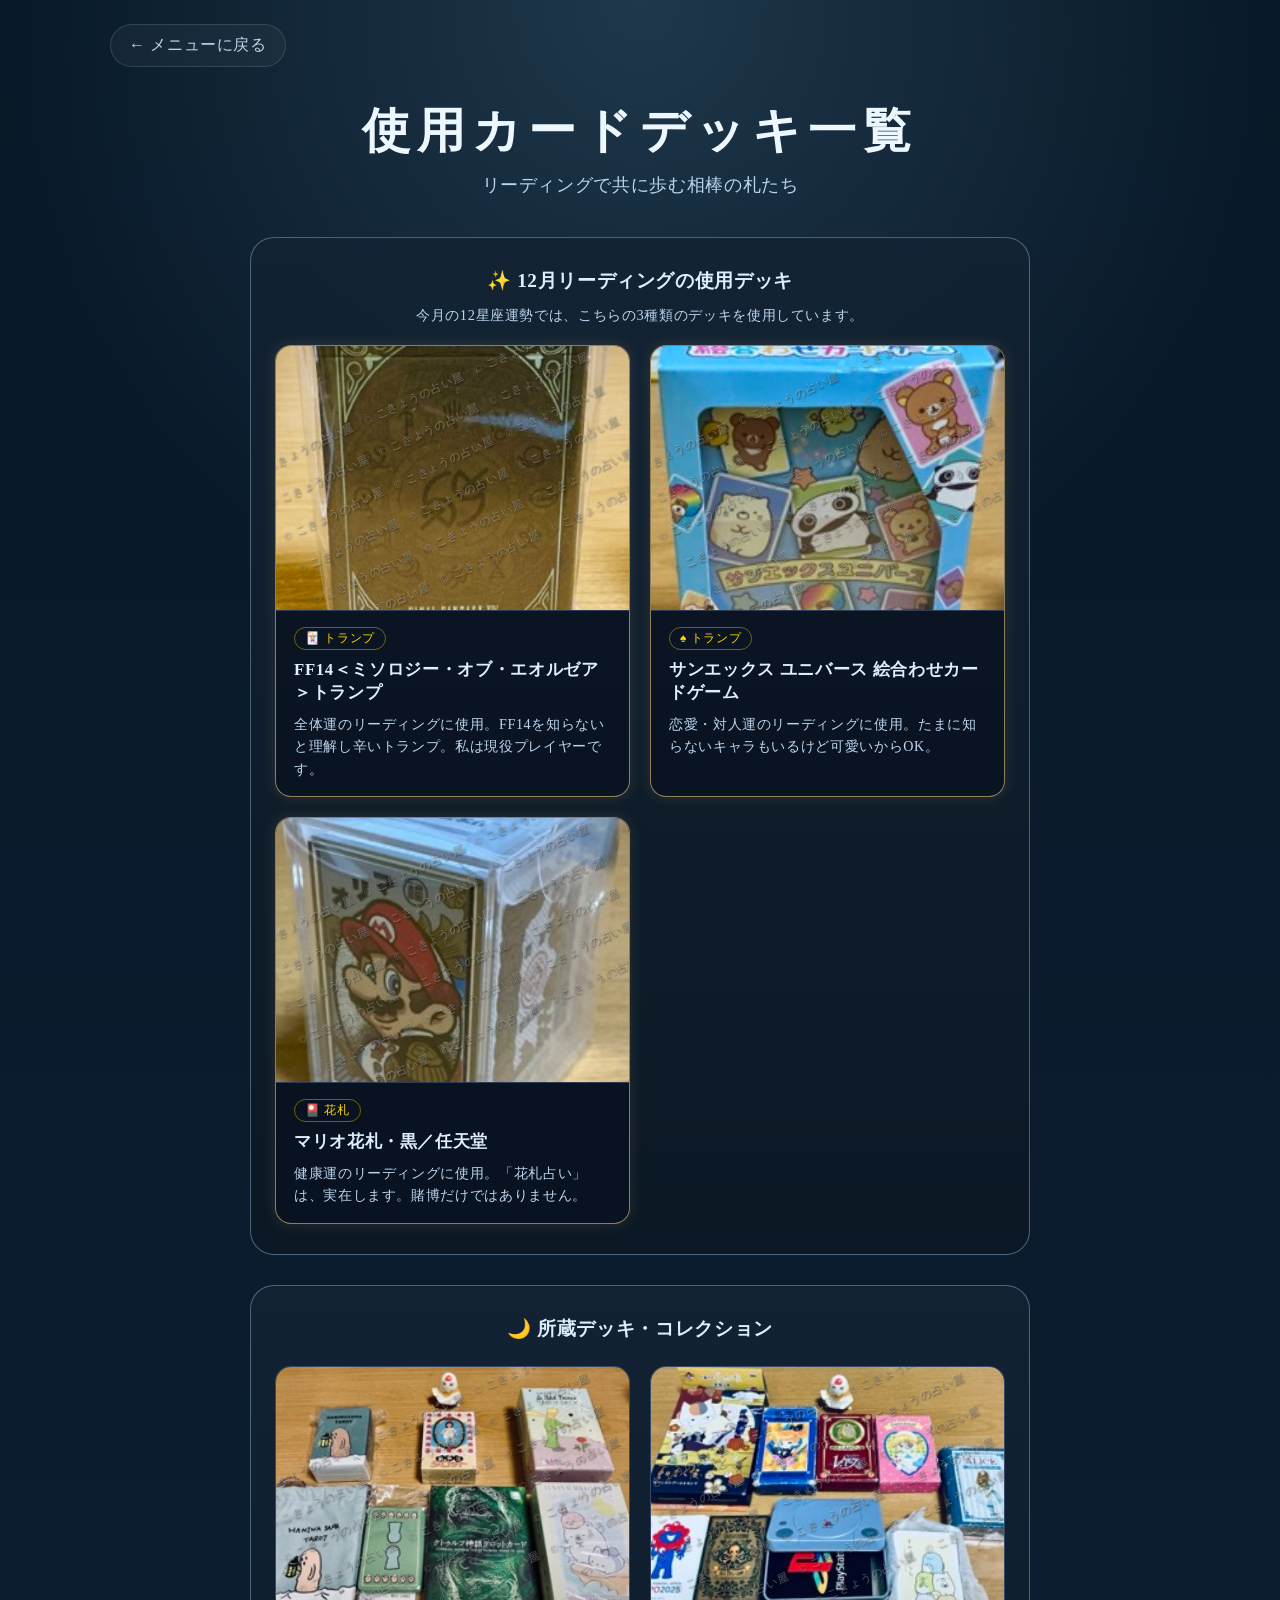
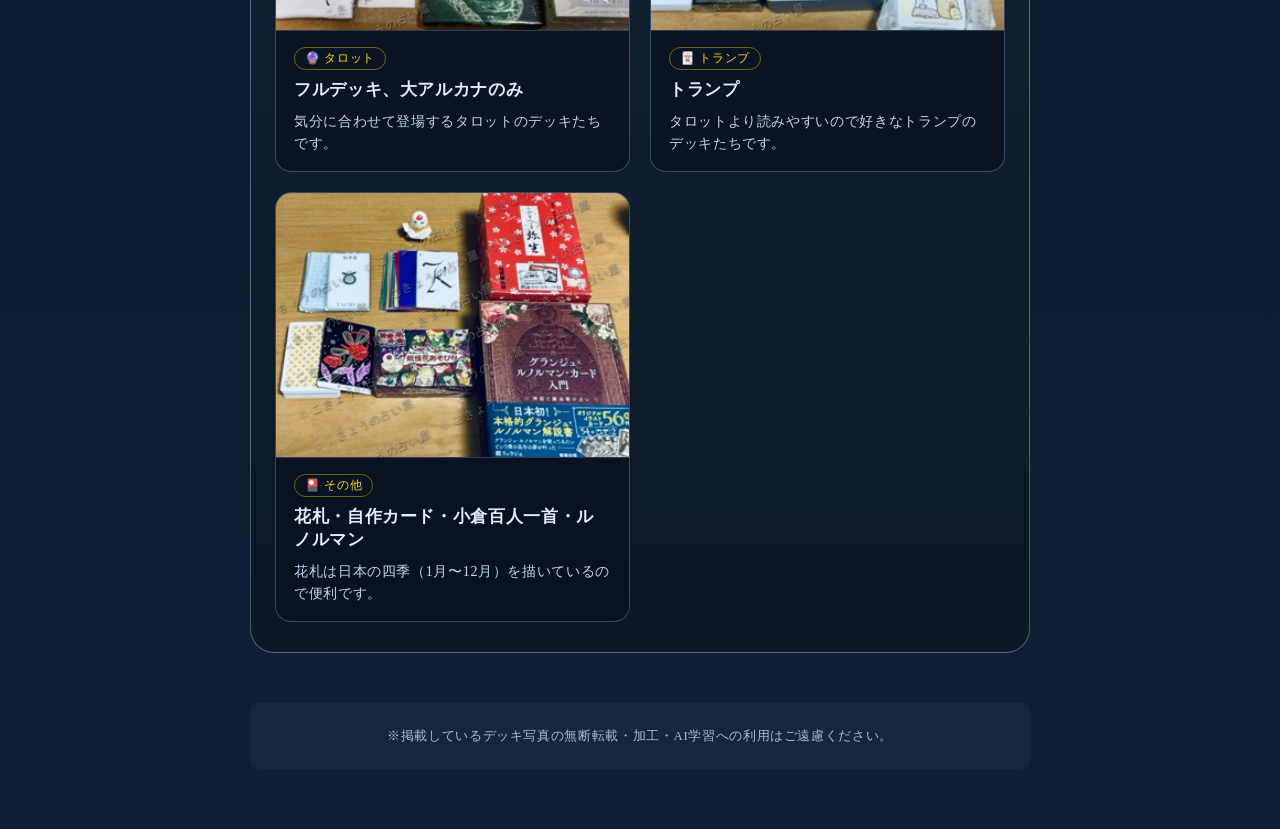
<file: monthly/decks.html>
<!DOCTYPE html>
<html lang="ja">
<head>
    <meta charset="UTF-8">
    <meta name="viewport" content="width=device-width, initial-scale=1.0">
    <title>使用カードデッキ一覧 - こきょうの占い屋</title>
    <link rel="icon" href="/otgl/favicon.png" type="image/png">
    <link rel="apple-touch-icon" href="/otgl/favicon.png">
    <link rel="stylesheet" href="style.css?v=2">
</head>
<body>
    <div class="header-nav">
        <a href="../index.html" class="back-link">← メニューに戻る</a>
    </div>

    <main class="page-shell">
        <h1>使用カードデッキ一覧</h1>
        <p class="subtitle">リーディングで共に歩む相棒の札たち</p>

        <!-- 🌟 今月のリーディングで使用中のデッキ -->
        <section class="setup-panel">
            <h2>✨ 12月リーディングの使用デッキ</h2>
            <p style="font-size: 0.9rem; color: var(--muted); margin-top: -12px; margin-bottom: 20px;">
                今月の12星座運勢では、こちらの3種類のデッキを使用しています。
            </p>

            <div class="deck-grid">
                <!-- 1つ目：タロット -->
                <article class="deck-card active-deck">
                    <div class="deck-image-wrap">
                        <!-- 👇 画像ファイル名（例：images/tarot.jpg）に書き換えてください -->
                        <img src="images/t_ff14.jpg" alt="タロットデッキの写真" loading="lazy">
                        <div class="watermark-overlay"></div>
                    </div>
                    <div class="deck-info">
                        <span class="deck-category">🃏 トランプ</span>
                        <h3 class="deck-name">FF14＜ミソロジー・オブ・エオルゼア＞トランプ</h3>
                        <p class="deck-desc">全体運のリーディングに使用。FF14を知らないと理解し辛いトランプ。私は現役プレイヤーです。</p>
                    </div>
                </article>

                <!-- 2つ目：トランプ -->
                <article class="deck-card active-deck">
                    <div class="deck-image-wrap">
                        <img src="images/t_sanx.jpg" alt="トランプデッキの写真" loading="lazy">
                        <div class="watermark-overlay"></div>
                    </div>
                    <div class="deck-info">
                        <span class="deck-category">♠️ トランプ</span>
                        <h3 class="deck-name">サンエックス ユニバース 絵合わせカードゲーム</h3>
                        <p class="deck-desc">恋愛・対人運のリーディングに使用。たまに知らないキャラもいるけど可愛いからOK。</p>
                    </div>
                </article>

                <!-- 3つ目：花札 -->
                <article class="deck-card active-deck">
                    <div class="deck-image-wrap">
                        <img src="images/t_h-mario.jpg" alt="花札デッキの写真" loading="lazy">
                        <div class="watermark-overlay"></div>
                    </div>
                    <div class="deck-info">
                        <span class="deck-category">🎴 花札</span>
                        <h3 class="deck-name">マリオ花札・黒／任天堂</h3>
                        <p class="deck-desc">健康運のリーディングに使用。「花札占い」は、実在します。賭博だけではありません。</p>
                    </div>
                </article>
            </div>
        </section>

        <!-- 📚 その他のコレクション（今後増やしたいとき用・不要なら消してOK） -->
        <section class="setup-panel">
            <h2>🌙 所蔵デッキ・コレクション</h2>
            <div class="deck-grid">
                <!-- 追加したいときは、この <article> 〜 </article> をコピーして増やせます -->
                <article class="deck-card">
                    <div class="deck-image-wrap">
                        <img src="images/t_fulldeck.jpg" alt="タロットカード" loading="lazy">
                        <div class="watermark-overlay"></div>
                    </div>
                    <div class="deck-info">
                        <span class="deck-category">🔮 タロット</span>
                        <h3 class="deck-name">フルデッキ、大アルカナのみ</h3>
                        <p class="deck-desc">気分に合わせて登場するタロットのデッキたちです。</p>
                    </div>
                </article>
                <article class="deck-card">
                    <div class="deck-image-wrap">
                        <img src="images/t_toranp.jpg" alt="トランプ" loading="lazy">
                        <div class="watermark-overlay"></div>
                    </div>
                    <div class="deck-info">
                        <span class="deck-category">🃏 トランプ</span>
                        <h3 class="deck-name">トランプ</h3>
                        <p class="deck-desc">タロットより読みやすいので好きなトランプのデッキたちです。</p>
                    </div>
                </article>
                <article class="deck-card">
                    <div class="deck-image-wrap">
                        <img src="images/t_anoter.jpg" alt="その他のデッキ" loading="lazy">
                        <div class="watermark-overlay"></div>
                    </div>
                    <div class="deck-info">
                        <span class="deck-category">🎴 その他</span>
                        <h3 class="deck-name">花札・自作カード・小倉百人一首・ルノルマン</h3>
                        <p class="deck-desc">花札は日本の四季（1月〜12月）を描いているので便利です。</p>
                    </div>
                </article>

            </div>
        </section>

        <footer class="site-privacy-note">
            <p>※掲載しているデッキ写真の無断転載・加工・AI学習への利用はご遠慮ください。</p>
        </footer>
    </main>
</body>
</html>
</file>
<file: menu-style.css>
:root {
    --bg: #0b1d2d;
    --bg-deep: #122c40;
    --ink: #eaf6ff;
    --muted: #b7d8f3;
    --frame: #7bb8d9;
    --frame-deep: #4b8ec4;
    --shadow: rgba(7, 17, 29, 0.4);
    --card-hover: rgba(123, 184, 217, 0.15);
}

* {
    box-sizing: border-box;
}

body {
    margin: 0;
    min-height: 100vh;
    background:
        radial-gradient(circle at top, rgba(118, 182, 214, 0.22), transparent 28%),
        linear-gradient(180deg, var(--bg) 0%, var(--bg-deep) 100%);
    color: var(--ink);
    font-family: "Yu Mincho", "Hiragino Mincho ProN", "Noto Serif JP", serif;
    text-align: center;
    padding: 0;
    letter-spacing: 0.04em;
}

.container {
    width: 100%;
    min-height: 100vh;
    display: flex;
    flex-direction: column;
    justify-content: space-between;
    align-items: center;
    padding: 60px 20px;
}

.main-title {
    margin: 0 0 10px;
    font-size: clamp(2rem, 4vw, 3.2rem);
    font-weight: 700;
    letter-spacing: 0.16em;
    color: #edf8ff;
    text-shadow:
        0 2px 8px rgba(7, 17, 29, 0.6),
        0 0 20px rgba(123, 184, 217, 0.3);
}

.subtitle {
    margin: 0 0 32px;
    font-size: clamp(1rem, 2.5vw, 1.3rem);
    color: var(--muted);
    letter-spacing: 0.1em;
    font-weight: 400;
}

/* 💡 初期状態（スマホなど）では縦に積む1カラム */
.menu-wrap-2col {
    display: flex;
    flex-direction: column;
    align-items: center;
    width: 100%;
    gap: 0;
}

.left-column {
    display: flex;
    flex-direction: column;
    width: 100%;
    align-items: center;
}

/* 💡 冒頭のAIお知らせボックス */
.ai-announcement {
    max-width: 550px;
    width: 100%;
    margin: 0 auto 18px auto;
    padding: 18px 24px;
    font-size: 0.92rem;
    line-height: 1.75;
    color: #b7d8f3;
    background: rgba(17, 35, 52, 0.55);
    border: 1px dashed rgba(123, 184, 217, 0.35);
    border-radius: 12px;
    text-align: left;
    box-shadow: 0 6px 20px var(--shadow);
}

/* 🔮 新設：占い屋の回覧板（お知らせ＆SNS） */
.shop-info-board {
    max-width: 550px;
    width: 100%;
    margin: 0 auto 32px auto;
    padding: 16px 20px;
    background: rgba(17, 35, 52, 0.3);
    border: 1px solid rgba(123, 184, 217, 0.15);
    border-radius: 12px;
    display: flex;
    flex-direction: column;
    gap: 14px;
    text-align: left;
    box-shadow: 0 4px 15px var(--shadow);
}

.info-tag {
    display: inline-block;
    font-size: 0.75rem;
    font-weight: 700;
    color: var(--frame);
    background: rgba(123, 184, 217, 0.12);
    padding: 2px 8px;
    border-radius: 4px;
    margin-bottom: 8px;
    letter-spacing: 0.05em;
}

.info-list {
    margin: 0;
    padding-left: 18px;
    color: var(--muted);
    font-size: 0.85rem;
    line-height: 1.6;
}

.info-list li {
    margin-bottom: 4px;
    list-style-type: square;
}

.info-list li:last-child {
    margin-bottom: 0;
}

.sns-section {
    border-top: 1px dashed rgba(123, 184, 217, 0.15);
    padding-top: 12px;
}

.sns-links {
    display: flex;
    gap: 16px;
    padding-left: 4px;
}

.sns-link {
    font-size: 0.85rem;
    color: #edf8ff;
    text-decoration: none;
    position: relative;
    transition: color 0.2s ease;
}

.sns-link::after {
    content: "";
    position: absolute;
    width: 100%;
    transform: scaleX(0);
    height: 1px;
    bottom: -2px;
    left: 0;
    background-color: var(--frame);
    transform-origin: bottom right;
    transition: transform 0.25s ease-out;
}

.sns-link:hover {
    color: var(--frame);
}

.sns-link:hover::after {
    transform: scaleX(1);
    transform-origin: bottom left;
}

/* カード全体のコンテナ */
.menu-cards {
    display: flex;
    flex-direction: column; 
    gap: 18px; 
    max-width: 680px; 
    width: 100%;
    margin: 0 auto 40px auto;
}

/* 各メニューカード */
.menu-card {
    display: flex;
    flex-direction: row; 
    align-items: center; 
    justify-content: flex-start;
    padding: 22px 24px 22px 18px; 
    background:
        linear-gradient(135deg, rgba(255,255,255,0.12), rgba(111, 177, 216, 0.05)),
        linear-gradient(180deg, #183a53 0%, #0f2940 100%);
    border: 2px solid rgba(123, 184, 217, 0.4);
    border-radius: 14px; 
    text-decoration: none;
    color: inherit;
    transition: all 0.4s cubic-bezier(0.2, 0.8, 0.2, 1);
    position: relative;
    overflow: hidden;
    box-shadow:
        0 8px 24px var(--shadow),
        inset 0 0 20px rgba(138, 201, 234, 0.1);
    cursor: pointer;
    -webkit-tap-highlight-color: transparent;
}

.menu-card:hover {
    border-color: rgba(123, 184, 217, 0.8);
    background:
        linear-gradient(135deg, rgba(255,255,255,0.16), rgba(111, 177, 216, 0.08)),
        linear-gradient(180deg, #1d4563 0%, #12324e 100%);
    box-shadow: 
        0 12px 32px var(--shadow),
        0 0 15px rgba(123, 184, 217, 0.1);
    transform: translateY(-2px);
}

.card-icon {
    font-size: 36px; 
    margin-right: 12px;
    flex-shrink: 0;
}

.card-body {
    flex-grow: 1;
    text-align: left;
}

.card-body h2 {
    font-size: 20px; 
    margin: 0 0 8px 0; 
    font-weight: bold;
    letter-spacing: 0.08em;
    color: #edf8ff;
}

.card-body p {
    font-size: 17px;        
    margin: 0;
    line-height: 1.5; 
    opacity: 0.95;          
    color: var(--muted);
    overflow-wrap: anywhere;
    word-break: keep-all;
}

.card-link {
    font-size: 22px; 
    margin-left: 16px;
    color: var(--frame);
    transition: all 0.3s ease;
    flex-shrink: 0;
}

.menu-card:hover .card-link {
    color: #edf8ff;
    transform: translateX(4px);
}

/* プライバシーノート（外周ボックス） */
.site-privacy-note {
    margin-top: 50px;
    padding: 20px; 
    background: rgba(255, 255, 255, 0.05);
    border-radius: 8px;
    border: 1px solid rgba(255, 255, 255, 0.1);
    max-width: 600px;
    margin-left: auto;
    margin-right: auto;
    width: 100%;
}

.site-privacy-note p {
    font-size: 0.8rem;
    line-height: 1.6;
    color: #aaa2cb;
    margin: 0 0 8px 0; 
    text-align: left;
}

.site-privacy-note p:last-child {
    margin-bottom: 0;
}

.copyright-note {
    border-bottom: 1px dashed rgba(170, 162, 203, 0.3); 
    padding-bottom: 15px;
    margin-bottom: 15px;
}

.copyright-note .cr-date {
    font-size: 0.75rem;
    opacity: 0.7;
    margin-top: 4px;
}

.combo-card .card-link {
    color: #bfa3ff; 
}
.combo-card:hover {
    border-color: rgba(191, 163, 255, 0.8) !important; 
}

.event-card {
    border-color: rgba(255, 255, 255, 0.15);
    background: linear-gradient(180deg, #1f2326 0%, #111314 100%) !important; 
}
.event-card:hover {
    border-color: rgba(255, 255, 255, 0.5);
    box-shadow: 0 10px 30px rgba(255, 255, 255, 0.05);
}

/* 🔮 【ここが魔法】画面が広いとき（iPad横向き・パソコンなど）だけ美しい2カラムにする */
@media (min-width: 992px) {
    .container {
        max-width: 1150px;
        margin: 0 auto;
    }

    .menu-wrap-2col {
        flex-direction: row;
        align-items: flex-start;
        justify-content: center;
        gap: 32px;
        width: 100%;
        margin: 0 auto 40px auto;
    }

    .left-column {
        max-width: 400px;
        flex-shrink: 0;
    }

    .ai-announcement, .shop-info-board {
        margin: 0 0 20px 0;
        max-width: 100%;
    }

    .menu-cards {
        margin: 0;
        flex-grow: 1;
        max-width: 680px;
    }
}

/* レスポンシブ対応（スマホ画面） */
@media (max-width: 768px) {
    .container {
        padding: 40px 16px;
    }

    .menu-cards {
        max-width: 100%;
    }

    .main-title {
        font-size: 2rem;
    }

    .subtitle {
        margin-bottom: 24px;
    }
    
    .ai-announcement {
        margin-bottom: 18px;
        padding: 14px 18px;
        font-size: 0.85rem;
    }

    .shop-info-board {
        margin-bottom: 32px;
        padding: 14px 18px;
    }

    .card-body p {
        font-size: 15px;
    }
}
</file>
<file: event/style.css>
:root {
    --bg: #071827;
    --bg-deep: #101f35;
    --panel: rgba(19, 35, 52, 0.95);
    --border: rgba(146, 189, 219, 0.4);
    --text: #edf7ff;
    --muted: #bcd6ef;
    --accent: #ffd700;
}

/* 🎃 ハロウィン専用カラー */
body.theme-halloween {
    --bg: #140b24; /* 妖しい深い紫 */
    --bg-deep: #241133;
    --panel: rgba(26, 12, 44, 0.95);
    --border: rgba(245, 130, 44, 0.45); /* オレンジ */
    --accent: #ff841c; /* カボチャオレンジ */
}

/* 🎄 クリスマス専用カラー */
body.theme-christmas {
    --bg: #061f14; /* 深いモミの木の緑 */
    --bg-deep: #0b3321;
    --panel: rgba(11, 41, 28, 0.95);
    --border: rgba(218, 165, 32, 0.45); /* ゴールド */
    --accent: #ffd700; /* シャイニーゴールド */
}

/* 🍫 バレンタイン専用カラー */
body.theme-valentine {
    --bg: #240b12; /* ビターチョコのようなワインレッド */
    --bg-deep: #38121d;
    --panel: rgba(46, 14, 23, 0.95);
    --border: rgba(255, 182, 193, 0.45); /* ピンク */
    --accent: #ff94b4; /* スイートピンク */
}
/* ☀️ ミッドサマー（夏至）専用カラー */
body.theme-midsummer {
    --bg: #0b192c; /* 妖精が舞う深夜のディープブルー */
    --bg-deep: #1e112a; /* わずかに赤みがかった神秘的な薄暮の紫 */
    --panel: rgba(16, 28, 44, 0.95);
    --border: rgba(218, 165, 32, 0.45); /* 太陽をモチーフにしたゴールド */
    --accent: #ffb703; /* 眩しく輝くサンゴールド */
}

* { box-sizing: border-box; }
.hidden { display: none !important; }

body {
    margin: 0;
    min-height: 100vh;
    background: linear-gradient(180deg, var(--bg) 0%, var(--bg-deep) 100%);
    color: var(--text);
    font-family: "Yu Mincho", "Hiragino Mincho ProN", "Noto Serif JP", serif;
    letter-spacing: 0.04em;
    transition: background 0.5s ease; /* 色が滑らかに変わる */
}

.header-nav { width: min(100%, 1100px); margin: 0 auto; padding: 24px 20px 10px; }
.back-link {
    display: inline-block; color: var(--muted); text-decoration: none;
    border: 1px solid rgba(255, 255, 255, 0.12); background: rgba(255, 255, 255, 0.04);
    border-radius: 999px; padding: 10px 18px; transition: 0.3s ease;
}
.back-link:hover { color: var(--text); border-color: var(--border); transform: translateX(-3px); }

.page-shell { width: min(100%, 760px); margin: 0 auto; padding: 10px 20px 60px; text-align: center; }
h1 { margin: 12px 0 10px; font-size: clamp(1.8rem, 4vw, 2.8rem); letter-spacing: 0.12em; color: var(--text); }
.subtitle { margin: 0 0 40px; color: var(--muted); font-size: clamp(0.95rem, 2vw, 1.1rem); }

/* 🔒 閉じている時の箱デザイン */
.closed-box {
    margin: 40px auto; padding: 50px 30px;
    background: rgba(255, 255, 255, 0.02);
    border: 1px dashed rgba(255, 255, 255, 0.15); border-radius: 24px;
}
.lock-icon { font-size: 4rem; margin-bottom: 20px; opacity: 0.7; animation: pulse 2s infinite; }
.info-note { font-size: 0.95rem; line-height: 1.8; color: var(--muted); margin-top: 30px; }
.next-hint { margin-top: 20px; color: var(--border); font-weight: bold; }

/* 🔓 開いている時のパネルデザイン */
.event-result-panel {
    background: var(--panel); border: 2px solid var(--border); border-radius: 24px;
    padding: 34px 24px; box-shadow: 0 20px 45px rgba(0,0,0,0.5);
}
.event-cards-box {
    background: rgba(255, 255, 255, 0.03); border: 1px solid var(--border); border-radius: 14px;
    padding: 16px; margin-bottom: 30px; font-weight: bold; color: var(--accent); font-size: 1.05rem;
}
.event-text-block { text-align: left; background: rgba(0,0,0,0.2); padding: 24px; border-radius: 16px; margin-bottom: 24px; }
.event-text-block h3 { margin: 0 0 14px 0; font-size: 1.15rem; color: var(--accent); border-bottom: 1px solid rgba(255,255,255,0.1); padding-bottom: 8px; }
.event-text-block p { margin: 0; line-height: 1.9; font-size: 16px; overflow-wrap: anywhere; word-break: keep-all; }
.event-used-cards-text { font-size: 0.85rem; color: var(--muted); font-style: italic; margin: 0; text-align: right; }

.site-privacy-note { margin-top: 40px; padding: 12px; background: rgba(255, 255, 255, 0.02); border-radius: 8px; font-size: 0.8rem; color: var(--muted); }

@keyframes pulse {
    0%, 100% { transform: scale(1); opacity: 0.6; }
    50% { transform: scale(1.05); opacity: 0.9; }
}
/* ==========================================
   ✨ 12星座選択ボタン＆アドバイスエリアのデザイン（中央寄せ版）
========================================== */

/* 12星座ボタンが並ぶグリッド。スマホ時は3列、iPad/PC時は4列に自動調整 */
.sign-selector {
    display: grid;
    grid-template-columns: repeat(3, 1fr);
    gap: 10px;
    margin: 20px 0 10px;
}

@media (min-width: 480px) {
    .sign-selector {
        grid-template-columns: repeat(4, 1fr);
    }
}

/* 通常時の星座ボタン。今のフォントやボーダーに合わせる */
.sign-btn {
    font-family: inherit;
    padding: 12px 8px;
    background: rgba(255, 255, 255, 0.03);
    border: 1px solid rgba(255, 255, 255, 0.12);
    color: var(--muted);
    border-radius: 12px;
    font-size: 0.95rem;
    cursor: pointer;
    transition: all 0.3s ease;
}

/* ホバーした時と、選択されて光っている時のデザイン */
.sign-btn:hover {
    color: var(--text);
    border-color: var(--border);
    background: rgba(255, 255, 255, 0.08);
}

.sign-btn.active {
    color: var(--text);
    border-color: var(--accent);
    background: linear-gradient(135deg, rgba(255,255,255,0.05) 0%, rgba(255,255,255,0.12) 100%);
    box-shadow: 0 0 15px rgba(0, 0, 0, 0.2);
    font-weight: bold;
    transform: translateY(-2px);
}

/* 選んだ星座のアドバイスが滑り出てくる箱（強制中央寄せ版） */
.personal-advice-box {
    margin-top: 24px;
    padding: 24px;
    background: rgba(0, 0, 0, 0.25);
    border-radius: 16px;
    border: 1px solid var(--border); 
    border-top: 3px solid var(--accent); /* おしゃれな太ライン */
    
    /* 🌟 ここを !important 付きの中央寄せに書き換えます */
    text-align: center !important; 
    
    animation: fadeIn 0.4s ease-out;
}

.personal-advice-box h4 {
    margin: 0 0 14px 0;
    font-size: 1.1rem;
    color: var(--text);
    letter-spacing: 0.08em;
}

.advice-item {
    margin: 8px 0;
    font-size: 0.95rem;
    line-height: 1.8;
}

/* 箱が出る時のふわっとしたアニメーション */
@keyframes fadeIn {
    from { opacity: 0; transform: translateY(10px); }
    to { opacity: 1; transform: translateY(0); }
}
</file>
<file: horoscope/style.css>
:root {
    --bg: #0b1d2d;
    --bg-deep: #122c40;
    --paper: rgba(17, 35, 52, 0.75);
    --ink: #eaf6ff;
    --muted: #b7d8f3;
    --frame: #7bb8d9;
    --frame-deep: #4b8ec4;
    --button-top: #dff5ff;
    --button-bottom: #5ca4d1;
    --shadow: rgba(7, 17, 29, 0.4);
}

* {
    box-sizing: border-box;
}

body {
    margin: 0;
    min-height: 100vh;
    background:
        radial-gradient(circle at top, rgba(118, 182, 214, 0.22), transparent 28%),
        linear-gradient(180deg, var(--bg) 0%, var(--bg-deep) 100%);
    color: var(--ink);
    font-family: "Yu Mincho", "Hiragino Mincho ProN", "Noto Serif JP", serif;
    text-align: center;
    padding: 42px 20px;
    letter-spacing: 0.04em;
}

.header-nav {
    margin-bottom: 20px;
    text-align: left;
}

.back-link {
    display: inline-block;
    color: var(--frame);
    text-decoration: none;
    font-size: 0.95rem;
    padding: 8px 12px;
    border-radius: 8px;
    transition: all 0.2s ease;
    letter-spacing: 0.06em;
}

.back-link:hover {
    background: rgba(123, 184, 217, 0.15);
    color: #edf8ff;
}

h1 {
    margin: 0 0 32px;
    font-size: clamp(1.8rem, 3vw, 2.6rem);
    font-weight: 700;
    letter-spacing: 0.14em;
    color: #4b8ec4;
    text-shadow: 0 1px 0 rgba(7, 17, 29, 0.7);
}

/* 星座選択セクション */
.zodiac-selector {
    margin-bottom: 40px;
}

.selector-label {
    font-size: 1.1rem;
    color: var(--frame);
    margin-bottom: 20px;
    letter-spacing: 0.08em;
}

.zodiac-buttons {
    display: grid;
    grid-template-columns: repeat(3, 1fr);
    gap: 12px 12px;
    width: 100%;
    max-width: 550px;
    margin: 15px auto 0 auto;
}

.zodiac-btn {
    display: inline-block;
    background:
        linear-gradient(180deg, rgba(255,255,255,0.35), rgba(255,255,255,0.05)),
        linear-gradient(180deg, #7bb8d9 0%, #4b8ec4 100%);
    color: #1e1e1e;
    border: 1px solid rgba(123, 184, 217, 0.6);
    padding: 12px 16px;
    font-size: 0.95rem;
    border-radius: 12px;
    cursor: pointer;
    font-weight: 600;
    letter-spacing: 0.08em;
    box-shadow:
        inset 0 1px 0 rgba(255,255,255,0.6),
        0 4px 12px rgba(8, 20, 31, 0.25),
        0 1px 0 rgba(31, 72, 105, 0.5);
    transition: all 0.2s ease;
    touch-action: manipulation;
    -webkit-tap-highlight-color: transparent;
    position: relative;
    text-shadow: 0 0.5px 0 rgba(7, 17, 29, 0.4);
    overflow: visible;
    width: 100%;
    box-sizing: border-box;
}

.zodiac-btn:hover {
    transform: translateY(-1px);
    box-shadow:
        inset 0 1px 0 rgba(255,255,255,0.7),
        0 6px 16px rgba(8, 20, 31, 0.3),
        0 1px 0 rgba(31, 72, 105, 0.6);
}

.zodiac-btn:active {
    transform: translateY(1px) scale(0.95);
    box-shadow:
        inset 0 1px 0 rgba(255,255,255,0.4),
        0 2px 8px rgba(8, 20, 31, 0.15),
        0 1px 0 rgba(31, 72, 105, 0.4);
}

/* 運勢結果表示 */
.result-container {
    max-width: 600px;
    margin: 0 auto;
    opacity: 1;
    transform: scale(1);
    transition: opacity 0.35s ease, transform 0.35s ease;
}

.result-container.hidden {
    visibility: hidden;
    opacity: 0;
    pointer-events: none;
    position: absolute;
    left: -9999px;
}

.fortune-card {
    background:
        linear-gradient(135deg, rgba(255,255,255,0.1), rgba(111, 177, 216, 0.05)),
        linear-gradient(180deg, #183a53 0%, #0f2940 100%);
    border-radius: 16px;
    padding: 30px 24px;
    box-shadow:
        0 18px 35px var(--shadow),
        inset 0 0 18px rgba(138, 201, 234, 0.15);
    border: 1px solid rgba(123, 184, 217, 0.3);
}

.fortune-card h2 {
    margin: 0 0 24px;
    font-size: 1.8rem;
    color: #edf8ff;
    letter-spacing: 0.12em;
}

.fortune-grid {
    display: flex;
    flex-direction: column;
    gap: 20px;
    width: 100%;
    max-width: 600px;
    margin: 0 auto;
}

/* 🔮 各運勢ボックスのデザイン改良（浮かないように統一） */
.fortune-item {
    background-color: var(--paper); /* 💡 深みのある半透明の紺色に変更 */
    border-radius: 12px;
    padding: 18px 24px;
    border: 1px solid rgba(123, 184, 217, 0.2); /* 💡 繊細な細い青枠を追加 */
    box-shadow: 0 4px 12px var(--shadow);
    transition: all 0.3s ease;
    text-align: justify;
}

/* 💡 ホバー時に怪しく上品に光るエフェクト */
.fortune-item:hover {
    background: rgba(22, 45, 66, 0.85);
    border-color: rgba(123, 184, 217, 0.5);
    box-shadow: 
        0 8px 20px rgba(8, 20, 31, 0.3),
        0 0 10px rgba(123, 184, 217, 0.15);
    transform: translateY(-1px);
}

/* 💡 項目見出し（総合運、恋愛運など）の色変更 */
.fortune-item h3 {
    margin-top: 0;
    margin-bottom: 10px;
    font-size: 1.15rem;
    color: var(--frame); /* 💡 暗黒に映えるライトブルーに変更 */
    letter-spacing: 0.06em;
    font-weight: 700;
}

/* 💡 本文テキストの色変更 */
.fortune-item p {
    margin: 0;
    line-height: 1.7;
    color: var(--ink); /* 💡 読みやすい白に近い水色に変更 */
    font-size: 0.98rem;
}

.reset-area {
    margin-top: 24px;
    display: flex;
    justify-content: center;
}

.btn {
    display: inline-block;
    background:
        linear-gradient(180deg, rgba(255,255,255,0.45), rgba(255,255,255,0.08)),
        linear-gradient(180deg, #dff5ff 0%, #5ca4d1 100%);
    color: #0e2338;
    border: 2px solid rgba(110, 178, 222, 0.9);
    padding: 13px 32px;
    font-size: 1rem;
    border-radius: 16px;
    cursor: pointer;
    font-weight: 700;
    letter-spacing: 0.1em;
    box-shadow:
        inset 0 2px 0 rgba(255,255,255,0.8),
        0 0 0 1px rgba(16, 40, 58, 0.15),
        0 8px 18px rgba(8, 20, 31, 0.25),
        0 2px 0 rgba(31, 72, 105, 0.7);
    transition: all 0.2s ease;
    touch-action: manipulation;
    -webkit-tap-highlight-color: transparent;
    text-shadow: 0 1px 0 rgba(255,255,255,0.45);
    overflow: visible;
}

.btn:hover {
    transform: translateY(-1px);
    box-shadow:
        inset 0 2px 0 rgba(255,255,255,0.9),
        0 0 0 1px rgba(16, 40, 58, 0.15),
        0 10px 22px rgba(8, 20, 31, 0.3),
        0 2px 0 rgba(31, 72, 105, 0.8);
}

.btn:active {
    transform: translateY(2px) scale(0.985);
    box-shadow:
        inset 0 2px 0 rgba(255,255,255,0.5),
        0 4px 10px rgba(8, 20, 31, 0.18),
        0 1px 0 rgba(31, 72, 105, 0.6);
}

.btn-reset {
    min-width: 200px;
}

/* 💡 プライバシーの注意書きもダークモード用に調整 */
.privacy-note {
    margin-top: 24px;
    padding-top: 16px;
    border-top: 1px dashed rgba(255, 255, 255, 0.1); /* 💡 白い点線に変更 */
    font-size: 0.8rem;
    color: #aaa2cb; /* 💡 タロット側と同じ落ち着いた色に変更 */
    text-align: center;
    line-height: 1.5;
}
</file>
<file: monthly/style.css>
:root {
    --bg: #071827;
    --bg-deep: #101f35;
    --panel: rgba(19, 35, 52, 0.95);
    --border: rgba(146, 189, 219, 0.45);
    --highlight: #dfeeff;
    --muted: #bcd6ef;
    --text: #edf7ff;
    --accent: #d9b3ff; /* 神秘的な薄紫色 */
}

* { box-sizing: border-box; }

body {
    margin: 0;
    min-height: 100vh;
    background:
        radial-gradient(circle at top, rgba(126, 183, 220, 0.2), transparent 26%),
        linear-gradient(180deg, var(--bg) 0%, var(--bg-deep) 100%);
    color: var(--text);
    font-family: "Yu Mincho", "Hiragino Mincho ProN", "Noto Serif JP", serif;
    letter-spacing: 0.04em;
}

.header-nav {
    width: min(100%, 1100px);
    margin: 0 auto;
    padding: 24px 20px 10px;
}

.back-link {
    display: inline-block;
    color: var(--muted);
    text-decoration: none;
    border: 1px solid rgba(255, 255, 255, 0.12);
    background: rgba(255, 255, 255, 0.04);
    border-radius: 999px;
    padding: 10px 18px;
    transition: 0.3s ease;
}

.back-link:hover {
    color: var(--text);
    border-color: rgba(146, 189, 219, 0.7);
    transform: translateX(-3px);
}

.page-shell {
    width: min(100%, 820px);
    margin: 0 auto;
    padding: 10px 20px 60px;
    text-align: center;
}

h1 {
    margin: 12px 0 10px;
    font-size: clamp(2rem, 4vw, 3rem);
    letter-spacing: 0.15em;
}

.subtitle {
    margin: 0 0 40px;
    color: var(--muted);
    font-size: clamp(1rem, 2vw, 1.1rem);
}

/* 星座選択パネル */
.setup-panel, .result-panel {
    width: 100%;
    background: linear-gradient(180deg, rgba(19, 35, 52, 0.95), rgba(12, 24, 36, 0.95));
    border: 1px solid var(--border);
    border-radius: 24px;
    padding: 30px 24px;
    margin-bottom: 30px;
}

.setup-panel h2 {
    font-size: 1.2rem;
    color: var(--highlight);
    margin-top: 0;
    margin-bottom: 24px;
}

/* 星座ボタンを綺麗に並べるグリッド */
.zodiac-grid {
    display: grid;
    grid-template-columns: repeat(4, 1fr);
    gap: 12px;
}

.zodiac-grid button {
    background: rgba(255, 255, 255, 0.05);
    border: 1px solid rgba(155, 196, 255, 0.4);
    color: var(--text);
    padding: 14px 8px;
    border-radius: 12px;
    cursor: pointer;
    font-family: inherit;
    font-size: 0.95rem;
    transition: all 0.3s ease;
}

.zodiac-grid button:hover {
    background: linear-gradient(135deg, rgba(160, 208, 255, 0.2), rgba(180, 150, 255, 0.2));
    border-color: var(--accent);
    transform: translateY(-2px);
}

/* 結果表示エリア */
.hidden { display: none !important; }

.result-zodiac-title {
    font-size: 1.8rem;
    color: var(--accent);
    margin-top: 0;
    margin-bottom: 30px;
    border-bottom: 1px dashed rgba(217, 179, 255, 0.4);
    padding-bottom: 10px;
}

.fortune-sections {
    display: flex;
    flex-direction: column;
    gap: 24px;
    text-align: left;
}

.fortune-block {
    background: rgba(9, 17, 30, 0.6);
    border-left: 4px solid var(--border);
    padding: 16px 20px;
    border-radius: 0 14px 14px 0;
}

.fortune-block h3 {
    margin: 0 0 10px 0;
    font-size: 1.1rem;
    color: var(--highlight);
}

.fortune-block p {
    margin: 0;
    line-height: 1.8;
    font-size: 16px;
    color: var(--text);
    /* 1文字だけのはみ出しを防ぐ綺麗改行 */
    overflow-wrap: anywhere;
    word-break: keep-all;
}

/* ラッキーアイテム用の特別枠 */
.fortune-block.lucky-block {
    border-left-color: var(--accent);
    background: rgba(180, 150, 255, 0.04);
}

.site-privacy-note {
    margin-top: 50px;
    padding: 12px;
    background: rgba(255, 255, 255, 0.03);
    border-radius: 8px;
    font-size: 0.8rem;
    color: #a8bcd6;
}

/* レスポンシブ対応 */
@media (max-width: 600px) {
    .zodiac-grid {
        grid-template-columns: repeat(3, 1fr); /* スマホでは3列にする */
    }
}
@media (max-width: 400px) {
    .zodiac-grid {
        grid-template-columns: repeat(2, 1fr); /* 激狭画面では2列 */
    }
}
/* 🌙 今月の占いカードの初期状態（怪しげで神秘的な薄紫色の枠線） */
.monthly-card {
    border-color: rgba(186, 145, 255, 0.35);
}

/* 右端の矢印をあらかじめ薄紫色にしておく */
.monthly-card .card-link {
    color: #c9a3ff; 
}

/* マウスを乗せた（ホバーした）とき：ふんわりと紫色のオーラが光る */
.monthly-card:hover {
    border-color: rgba(200, 170, 255, 0.9);
    box-shadow:
        0 10px 30px rgba(160, 110, 255, 0.15),
        inset 0 0 22px rgba(200, 170, 255, 0.15);
}
/* ===================================================
   追加：結果画面の「引いたカード名」の装飾
   =================================================== */
.drawn-cards-box {
    background: rgba(255, 220, 150, 0.04);
    border: 1px solid rgba(255, 215, 0, 0.25); /* ほんのりゴールドの枠線 */
    border-radius: 14px;
    padding: 16px;
    margin: -10px auto 26px;
    max-width: 660px;
    position: relative;
}

.box-label {
    position: absolute;
    top: -10px;
    left: 20px;
    background: #112235; /* 背景色と合わせて文字を浮き立たせる */
    padding: 0 10px;
    font-size: 0.8rem;
    color: #ffd700; /* ゴールド */
    font-weight: bold;
    letter-spacing: 0.08em;
}

.drawn-cards-text {
    margin: 0;
    font-size: 15px;
    line-height: 1.6;
    color: #ffeeb3;
    font-weight: bold;
    letter-spacing: 0.06em;
}
/* 今月の主役星座（先頭ボタン）の特別スタイル */
.zodiac-grid button.lead-zodiac {
    border-color: rgba(255, 215, 130, 0.65);
    background: linear-gradient(135deg, rgba(255, 215, 130, 0.16), rgba(155, 196, 255, 0.12));
    box-shadow: 0 0 12px rgba(255, 215, 130, 0.18);
    color: #fff5d6;
}

/* 主役ボタンにマウスを乗せたとき */
.zodiac-grid button.lead-zodiac:hover {
    border-color: rgba(255, 215, 130, 0.9);
    background: linear-gradient(135deg, rgba(255, 215, 130, 0.25), rgba(155, 196, 255, 0.2));
    box-shadow: 0 0 16px rgba(255, 215, 130, 0.3);
}
/* ===================================================
   追加：使用カードデッキ一覧＆ウォーターマーク
   =================================================== */
.deck-grid {
    display: grid;
    grid-template-columns: repeat(auto-fit, minmax(240px, 1fr));
    gap: 20px;
    margin-top: 20px;
    text-align: left;
}

.deck-card {
    background: rgba(9, 17, 30, 0.7);
    border: 1px solid rgba(155, 196, 255, 0.3);
    border-radius: 16px;
    overflow: hidden;
    transition: transform 0.3s ease, border-color 0.3s ease;
}

.deck-card:hover {
    transform: translateY(-4px);
    border-color: var(--accent);
}

/* 今月使用中のデッキ用の特別な枠線（ゴールド） */
.deck-card.active-deck {
    border-color: rgba(255, 215, 130, 0.55);
    box-shadow: 0 0 15px rgba(255, 215, 130, 0.12);
}

.deck-image-wrap {
    position: relative;
    width: 100%;
    aspect-ratio: 4 / 3;
    background: rgba(255, 255, 255, 0.04);
    display: flex;
    align-items: center;
    justify-content: center;
    overflow: hidden;
    border-bottom: 1px solid rgba(155, 196, 255, 0.2);
}

.deck-image-wrap img {
    width: 100%;
    height: 100%;
    object-fit: cover;
}

.deck-info {
    padding: 16px 18px;
}

.deck-category {
    display: inline-block;
    font-size: 0.75rem;
    color: #ffd700;
    border: 1px solid rgba(255, 215, 0, 0.4);
    border-radius: 999px;
    padding: 2px 10px;
    margin-bottom: 8px;
}

.deck-name {
    margin: 0 0 8px;
    font-size: 1.05rem;
    color: var(--highlight);
    line-height: 1.4;
}

.deck-desc {
    margin: 0;
    font-size: 0.88rem;
    color: var(--muted);
    line-height: 1.6;
}

/* 画像ウォーターマーク（斜め敷き詰め） */
.watermark-overlay {
    display: flex;
    align-items: center;
    justify-content: center;
    position: absolute;
    top: -50%;
    left: -50%;
    width: 200%;
    height: 200%;
    z-index: 10;
    pointer-events: none;
    user-select: none;
    transform: rotate(-25deg);
    background: transparent;
}

.watermark-overlay::before {
    content: "© こきょうの占い屋   © こきょうの占い屋   © こきょうの占い屋 \A © こきょうの占い屋   © こきょうの占い屋   © こきょうの占い屋 \A © こきょうの占い屋   © こきょうの占い屋   © こきょうの占い屋 \A © こきょうの占い屋   © こきょうの占い屋   © こきょうの占い屋 \A © こきょうの占い屋   © こきょうの占い屋   © こきょうの占い屋 \A © こきょうの占い屋   © こきょうの占い屋   © こきょうの占い屋";
    display: block;
    white-space: pre;
    color: rgba(255, 255, 255, 0.22);
    font-size: 11px;
    font-weight: bold;
    line-height: 3.2;
    letter-spacing: 0.1em;
    text-align: center;
    text-shadow: 0 1px 2px rgba(0, 0, 0, 0.4);
}
</file>
<file: numerology/style.css>
:root {
    --bg: #0b1d2d;
    --bg-deep: #122c40;
    --paper: rgba(17, 35, 52, 0.75);
    --ink: #eaf6ff;
    --muted: #b7d8f3;
    --frame: #7bb8d9;
    --frame-deep: #4b8ec4;
    --button-top: #dff5ff;
    --button-bottom: #5ca4d1;
    --shadow: rgba(7, 17, 29, 0.4);
}

* {
    box-sizing: border-box;
}

body {
    margin: 0;
    min-height: 100vh;
    background:
        radial-gradient(circle at top, rgba(118, 182, 214, 0.22), transparent 28%),
        linear-gradient(180deg, var(--bg) 0%, var(--bg-deep) 100%);
    color: var(--ink);
    font-family: "Yu Mincho", "Hiragino Mincho ProN", "Noto Serif JP", serif;
    text-align: center;
    padding: 42px 20px;
    letter-spacing: 0.04em;
}

.header-nav {
    max-width: 640px;
    margin: 0 auto 20px auto;
    text-align: left;
}

.back-link {
    display: inline-block;
    color: var(--frame);
    text-decoration: none;
    font-size: 0.95rem;
    padding: 8px 12px;
    border-radius: 8px;
    transition: all 0.2s ease;
    letter-spacing: 0.06em;
}

.back-link:hover {
    background: rgba(123, 184, 217, 0.15);
    color: #edf8ff;
}

h1 {
    margin: 0 0 26px;
    font-size: clamp(1.8rem, 3vw, 2.6rem);
    font-weight: 700;
    letter-spacing: 0.14em;
    color: #edf8ff;
    text-shadow: 0 1px 0 rgba(7, 17, 29, 0.7);
}

/* 🔢 数秘メダリオン（タロットの .card-display の代わりに中央に配置する数字バッジ） */
.number-display {
    width: 140px;
    height: 140px;
    margin: 0 auto 30px auto;
    background:
        linear-gradient(135deg, rgba(255,255,255,0.14), rgba(111, 177, 216, 0.06)),
        linear-gradient(180deg, #183a53 0%, #0f2940 100%);
    border: 2px solid rgba(123, 184, 217, 0.45);
    border-radius: 50%;
    display: flex;
    flex-direction: column;
    justify-content: center;
    align-items: center;
    box-shadow:
        0 18px 35px var(--shadow),
        inset 0 0 18px rgba(138, 201, 234, 0.2);
    transition: all 0.45s cubic-bezier(.2,.8,.2,1);
    position: relative;
    user-select: none;
}

.number-value {
    font-size: 3rem;
    font-weight: 700;
    color: #edf8ff;
    line-height: 1;
    text-shadow: 0 2px 8px rgba(7, 17, 29, 0.65);
}

.master-tag {
    font-size: 0.68rem;
    letter-spacing: 0.1em;
    color: #edf8ff;
    background: rgba(11, 29, 45, 0.55);
    padding: 2px 8px;
    border-radius: 10px;
    margin-top: 6px;
    border: 1px solid rgba(255, 255, 255, 0.35);
}

/* 結果のテキストボックス（既存CSSの #result-text をそのまま継承） */
#result-text {
    max-width: 640px;
    margin: 0 auto 24px auto;
    padding: 30px 40px;
    font-size: 1.1rem;
    line-height: 1.9;
    color: var(--ink);
    letter-spacing: 0.06em;
    background: var(--paper);
    border: 1px solid rgba(123, 184, 217, 0.25);
    border-radius: 14px;
    box-shadow: 
        0 12px 30px var(--shadow),
        inset 0 0 15px rgba(123, 184, 217, 0.05);
    position: relative;
    text-align: center;
    transition: border-color 0.4s ease;
}

#result-text::before {
    content: "";
    position: absolute;
    inset: 5px;
    border: 1px solid rgba(123, 184, 217, 0.12);
    border-radius: 10px;
    pointer-events: none;
}

.result-card-title {
    font-size: 1.25rem;
    font-weight: 700;
    color: #edf8ff;
    text-align: center;
    padding-bottom: 14px;
    margin-bottom: 18px;
    letter-spacing: 0.08em;
    border-bottom: 1px solid transparent;
    background: linear-gradient(90deg, transparent, rgba(123, 184, 217, 0.6) 20%, rgba(123, 184, 217, 0.6) 80%, transparent) bottom / 100% 1px no-repeat;
}

.result-card-detail {
    display: block;
    text-align: justify;
    margin-bottom: 20px;
}

/* 🎨 ラッキーカラー＆モチーフのささやかな彩りエリア */
.lucky-accent-box {
    display: flex;
    flex-wrap: wrap;
    justify-content: center;
    gap: 12px 24px;
    padding-top: 16px;
    border-top: 1px dashed rgba(123, 184, 217, 0.25);
    font-size: 0.95rem;
    color: var(--muted);
}

.lucky-item {
    display: inline-flex;
    align-items: center;
    gap: 6px;
}

.lucky-item strong {
    color: #edf8ff;
    font-weight: 700;
}

.color-chip {
    display: inline-block;
    width: 1em;
    height: 1em;
    border-radius: 50%;
    border: 1.5px solid rgba(234, 246, 255, 0.75);
    box-shadow: 0 0 6px rgba(0, 0, 0, 0.4);
}

#result-text::after {
    content: "";
    display: block;
    width: 60%;
    height: 1px;
    margin: 20px auto 0 auto;
    background: linear-gradient(90deg, transparent, rgba(123, 184, 217, 0.6), transparent);
}

/* 占うボタン（既存CSSの .button-row / .btn と完全統一） */
.button-row {
    display: flex;
    justify-content: center;
    align-items: center;
    gap: 18px;
    margin-top: 24px;
}

.btn {
    display: inline-block;
    font-family: inherit;
    background:
        linear-gradient(180deg, rgba(255,255,255,0.45), rgba(255,255,255,0.08)),
        linear-gradient(180deg, #dff5ff 0%, #5ca4d1 100%);
    color: #0e2338;
    border: 2px solid rgba(110, 178, 222, 0.9);
    padding: 13px 36px;
    min-width: 200px;
    font-size: 1.03rem;
    border-radius: 18px;
    cursor: pointer;
    font-weight: 700;
    letter-spacing: 0.12em;
    box-shadow:
        inset 0 2px 0 rgba(255,255,255,0.8),
        0 0 0 1px rgba(16, 40, 58, 0.15),
        0 8px 18px rgba(8, 20, 31, 0.25),
        0 2px 0 rgba(31, 72, 105, 0.7);
    transition: all 0.2s ease;
    touch-action: manipulation;
    -webkit-tap-highlight-color: transparent;
    pointer-events: auto;
    position: relative;
    z-index: 1;
    text-shadow: 0 1px 0 rgba(255,255,255,0.45);
    overflow: visible;
}

.btn:active {
    transform: translateY(2px) scale(0.985);
    box-shadow:
        inset 0 2px 0 rgba(255,255,255,0.5),
        0 4px 10px rgba(8, 20, 31, 0.18),
        0 1px 0 rgba(31, 72, 105, 0.6);
}

.btn:hover {
    background:
        linear-gradient(180deg, rgba(255,255,255,0.55), rgba(255,255,255,0.12)),
        linear-gradient(180deg, #ecfbff 0%, #7ec3eb 100%);
    color: #0d1f2d;
    transform: translateY(-1px) scale(1.015);
    box-shadow:
        inset 0 2px 0 rgba(255,255,255,0.8),
        0 12px 22px rgba(8, 20, 31, 0.28),
        0 2px 0 rgba(31, 72, 105, 0.8);
}

.hidden {
    display: none !important;
}

#result-privacy-note {
    font-size: 0.8rem;
    color: #aaa2cb;
    background: rgba(255, 255, 255, 0.03);
    border-radius: 6px;
    padding: 8px 12px;
    display: inline-block;
    margin-top: 24px;
    margin-bottom: 15px;
    border: 1px dashed rgba(255, 255, 255, 0.1);
}

@media (max-width: 600px) {
    #result-text {
        padding: 24px 20px;
        font-size: 1rem;
    }
}
</file>
<file: secret/style.css>
:root {
  --bg-color: #12131a;
  --card-bg: #1c1e29;
  --accent: #d4af37;
  --accent-sub: #8a75d6;
  --text-main: #f0f0f5;
  --text-muted: #9da0b0;
  --border-color: #2f3244;
}
* { box-sizing: border-box; }
body {
  font-family: "Hiragino Kaku Gothic ProN", "Yu Gothic", sans-serif;
  background-color: var(--bg-color);
  color: var(--text-main);
  margin: 0;
  padding: 20px;
  line-height: 1.6;
}
.container { max-width: 1060px; margin: 0 auto; }
h1 { text-align: center; color: var(--accent); font-size: 1.5rem; margin-bottom: 24px; letter-spacing: 0.08em; }
.input-card { background: var(--card-bg); border: 1px solid var(--border-color); border-radius: 12px; padding: 20px; margin-bottom: 24px; }
.input-row { display: flex; flex-wrap: wrap; gap: 14px; align-items: flex-end; justify-content: center; }
.input-group { display: flex; flex-direction: column; gap: 6px; }
.input-group label { font-size: 0.82rem; color: var(--text-muted); }
.num-inputs { display: flex; align-items: center; gap: 6px; }
input[type="number"], select {
  background: #12131a; border: 1px solid var(--border-color); color: var(--text-main);
  padding: 10px; border-radius: 6px; font-size: 0.95rem;
}
input[type="number"] { text-align: center; }
input.year { width: 82px; }
input.short { width: 60px; }
button {
  background: linear-gradient(135deg, var(--accent), #b59020); color: #12131a; font-weight: bold;
  border: none; padding: 11px 26px; border-radius: 6px; font-size: 1rem; cursor: pointer;
}
.results-grid { display: none; grid-template-columns: 1fr 1.4fr; gap: 20px; align-items: start; }
.results-grid.is-visible { display: grid; }
@media (max-width: 840px) { .results-grid.is-visible { grid-template-columns: 1fr; } }
.panel { background: var(--card-bg); border: 1px solid var(--border-color); border-radius: 12px; padding: 20px; }
.panel h2 { margin-top: 0; font-size: 1.15rem; color: var(--accent); border-bottom: 1px solid var(--border-color); padding-bottom: 10px; margin-bottom: 16px; }
.sub-heading { font-size: 1rem; color: var(--accent); margin: 20px 0 10px 0; }
.num-cards { display: grid; grid-template-columns: repeat(3, 1fr); gap: 10px; margin-bottom: 16px; }
.num-box { background: #12131a; border: 1px solid var(--border-color); border-radius: 8px; padding: 12px 6px; text-align: center; }
.num-box.is-life { border-color: var(--accent); box-shadow: 0 0 10px rgba(212, 175, 55, 0.15); }
.num-box .label { font-size: 0.72rem; color: var(--text-muted); display: block; }
.num-box .val { font-size: 1.8rem; font-weight: bold; color: var(--accent); display: block; margin: 4px 0; }
.num-box .sub { font-size: 0.72rem; color: #c2b5f5; background: rgba(138, 117, 214, 0.18); padding: 2px 6px; border-radius: 4px; display: inline-block; }
.num-detail, .sync-detail { font-size: 0.88rem; background: #12131a; padding: 14px; border-radius: 8px; border-left: 3px solid var(--accent); }
.sync-detail { border-left-color: var(--accent-sub); }
.sync-item { margin-bottom: 12px; padding-bottom: 10px; border-bottom: 1px dashed #2a2d3d; }
.sync-item:last-child { margin-bottom: 0; padding-bottom: 0; border-bottom: none; }
.house-mode-badge { display: inline-block; font-size: 0.75rem; background: rgba(138, 117, 214, 0.2); color: #c2b5f5; padding: 4px 10px; border-radius: 4px; margin-bottom: 14px; }
.chart-wrapper { width: 100%; max-width: 390px; margin: 0 auto 18px auto; text-align: center; }
#horoscopeChart { width: 100%; height: auto; display: block; }
.chart-legend { display: flex; flex-wrap: wrap; justify-content: center; gap: 12px; font-size: 0.72rem; color: var(--text-muted); margin-top: 8px; }
.chart-legend span { display: flex; align-items: center; gap: 4px; }
.dot-life { width: 9px; height: 9px; border-radius: 50%; background: rgba(212, 175, 55, 0.55); border: 1px solid var(--accent); display: inline-block; }
.dot-sub { width: 9px; height: 9px; border-radius: 50%; background: rgba(138, 117, 214, 0.45); border: 1px solid var(--accent-sub); display: inline-block; }
table { width: 100%; border-collapse: collapse; font-size: 0.86rem; }
th, td { padding: 8px 5px; border-bottom: 1px solid var(--border-color); text-align: left; }
th { color: var(--text-muted); font-weight: normal; font-size: 0.76rem; }
tr.row-highlight-life { background: rgba(212, 175, 55, 0.1); }
tr.row-highlight-sub { background: rgba(138, 117, 214, 0.08); }
.planet-name { font-weight: bold; }
.planet-role { display: block; font-size: 0.72rem; font-weight: normal; color: var(--text-muted); }
.house-tag { background: #282b3b; padding: 2px 6px; border-radius: 4px; font-size: 0.76rem; color: var(--accent); }
.sync-badge { display: inline-block; margin-left: 4px; padding: 1px 5px; border-radius: 4px; font-size: 0.68rem; font-weight: bold; }
.sync-badge.life { background: var(--accent); color: #12131a; }
.sync-badge.sub { background: var(--accent-sub); color: #fff; }
.tab-bar { display: flex; justify-content: center; gap: 12px; margin-bottom: 20px; }
.tab-btn { background: #1c1e29; color: var(--text-muted); border: 1px solid var(--border-color); padding: 10px 24px; border-radius: 20px; font-size: 0.95rem; cursor: pointer; }
.tab-btn.active { background: var(--accent); color: #12131a; border-color: var(--accent); font-weight: bold; }
.partner-box { border-top: 1px dashed var(--border-color); margin-top: 16px; padding-top: 16px; display: none; }
.partner-box.is-open { display: block; }
</file>
<file: tarot-horoscope/style.css>
:root {
    --bg: #071827;
    --bg-deep: #101f35;
    --panel: rgba(16, 31, 53, 0.88);
    --panel-soft: rgba(24, 45, 68, 0.75);
    --border: rgba(146, 189, 219, 0.45);
    --highlight: #dfeeff;
    --muted: #bcd6ef;
    --accent: #9bc4ff;
    --accent-strong: #d9b3ff;
    --shadow: rgba(5, 12, 22, 0.5);
    --warning: #f6d9a6;
    --text: #edf7ff;
}

* {
    box-sizing: border-box;
}

html {
    scroll-behavior: smooth;
}

body {
    margin: 0;
    min-height: 100vh;
    background:
        radial-gradient(circle at top, rgba(126, 183, 220, 0.2), transparent 26%),
        linear-gradient(180deg, var(--bg) 0%, var(--bg-deep) 100%);
    color: var(--text);
    font-family: "Yu Mincho", "Hiragino Mincho ProN", "Noto Serif JP", serif;
    letter-spacing: 0.04em;
}

img {
    max-width: 100%;
    display: block;
}

button,
select {
    font: inherit;
}

.header-nav {
    width: min(100%, 1100px);
    margin: 0 auto;
    padding: 24px 20px 10px;
}

.back-link {
    display: inline-block;
    color: var(--muted);
    text-decoration: none;
    border: 1px solid rgba(255, 255, 255, 0.12);
    background: rgba(255, 255, 255, 0.04);
    border-radius: 999px;
    padding: 10px 18px;
    transition: 0.3s ease;
}

.back-link:hover {
    color: var(--text);
    border-color: rgba(146, 189, 219, 0.7);
    transform: translateX(-3px);
}

.page-shell {
    width: min(100%, 980px);
    margin: 0 auto;
    padding: 10px 20px 60px;
    text-align: center;
}

h1 {
    margin: 12px 0 10px;
    font-size: clamp(2.1rem, 4vw, 3.4rem);
    letter-spacing: 0.18em;
    text-shadow: 0 3px 18px rgba(34, 46, 77, 0.9);
}

.subtitle {
    margin: 0 0 32px;
    color: var(--muted);
    font-size: clamp(1rem, 2vw, 1.2rem);
    letter-spacing: 0.12em;
}

.setup-panel,
.result-panel {
    width: min(100%, 760px);
    margin: 0 auto;
    background: linear-gradient(180deg, rgba(19, 35, 52, 0.95), rgba(12, 24, 36, 0.95));
    border: 1px solid var(--border);
    border-radius: 24px;
    box-shadow: 0 18px 40px var(--shadow), inset 0 0 20px rgba(155, 196, 255, 0.08);
}

.setup-panel {
    padding: 28px 24px 30px;
}

.setup-panel h2 {
    margin: 0 0 18px;
    font-size: clamp(1.1rem, 2vw, 1.6rem);
    color: var(--highlight);
    letter-spacing: 0.08em;
}

.selector-label {
    display: block;
    margin-bottom: 12px;
    color: var(--muted);
    font-size: 0.9rem;
    letter-spacing: 0.12em;
}

#zodiac-select {
    display: block;
    width: min(100%, 340px);
    margin: 0 auto 20px;
    padding: 14px 18px;
    border-radius: 14px;
    border: 1px solid rgba(155, 196, 255, 0.6);
    background: rgba(9, 17, 30, 0.75);
    color: var(--text);
    text-align: center;
    appearance: none;
    cursor: pointer;
    box-shadow: inset 0 0 18px rgba(155, 196, 255, 0.06);
}

.btn {
    border: none;
    border-radius: 999px;
    padding: 16px 28px;
    font-weight: 700;
    letter-spacing: 0.08em;
    cursor: pointer;
    transition: transform 0.25s ease, box-shadow 0.25s ease, opacity 0.25s ease;
}

.btn:hover {
    transform: translateY(-2px);
}

.draw-btn {
    background: linear-gradient(135deg, rgba(160, 208, 255, 0.9), rgba(180, 150, 255, 0.82));
    color: #091827;
    box-shadow: 0 12px 24px rgba(140, 171, 255, 0.28);
}

.result-panel {
    margin-top: 28px;
    padding: 22px 18px 18px;
}

.result-panel.hidden,
.hidden {
    display: none !important;
}

.visual-mix {
    display: flex;
    align-items: center;
    justify-content: center;
    gap: clamp(14px, 3vw, 42px);
    flex-wrap: nowrap;
    margin: 0 auto;
    max-width: 620px;
}

.image-box {
    width: clamp(120px, 23vw, 210px);
    display: flex;
    align-items: center;
    justify-content: center;
    border: 2px solid rgba(155, 196, 255, 0.3);
    border-radius: 18px;
    box-shadow: inset 0 0 20px rgba(255, 255, 255, 0.04), 0 8px 24px rgba(0, 0, 0, 0.3);
    overflow: hidden;
}

/* 🃏 タロット側：画像本来の長方形に枠を自動で合わせる */
.tarot-box {
    background: #050e17;
    position: relative; /* 💡 サイン画像を真上に重ねるために、この1行を【追加】 */
}
.tarot-box img {
    width: 100%;
    height: auto; /* 画像の比率を維持して、見切れを防ぎます */
    display: block;
}
/* 💡 HTMLのクラス名に合わせてカード全体を回転させます */
.tarot-box.reversed {
    transform: rotate(180deg);
    filter: saturate(0.9) brightness(0.96);
}

/* ===================================================
   👇 ここから下を新しく【追記】してください
   =================================================== */

/* 🔮 タロット画像の上にサイン画像を敷き詰めるバリア */
.watermark-overlay {
    position: absolute;
    top: 0;
    left: 0;
    width: 100%;
    height: 100%; /* これで自動的にタロット画像と同じ高さになります */
    
    /* アップロードしたサイン画像のパス（環境に合わせて調整してください） */
    background-image: url('../images/watermark.png'); 
    background-repeat: repeat; /* 画像を格子状に敷き詰める */

    /* 💡 ここを【追加】！1640pxの画像を「横幅80px」のサイズに縮小して敷き詰めます */
    background-size: 80px auto; 
    
    /* タロットが見えるように少し透けさせる（0.2〜0.4くらいでお好み調整） */
    opacity: 0.2; 
    
    /* 下のタロット画像への長押し・右クリックを物理的に通さない設定 */
    pointer-events: auto; 
}

/* ✨ 星座側：CSSの背景デザインが潰れないよう、綺麗な長方形（縦横比）を固定する */
.zodiac-box {
    /* 🔴 ここで星座ボックスの縦横比を綺麗だった長方形（3:4の比率）に固定します */
    aspect-ratio: 3 / 4; 
}
.zodiac-box img {
    width: 100%;
    height: 100%;
    object-fit: cover;
}

.mix-mark {
    font-size: clamp(2rem, 5vw, 3.1rem);
    color: var(--warning);
    text-shadow: 0 0 18px rgba(246, 217, 166, 0.45);
    line-height: 1;
    transform: translateY(-4px);
}

.result-copy {
    width: min(100%, 700px);
    margin: 26px auto 0;
    padding: 0 8px;
}

.result-text {
    margin: 0;
    line-height: 1.9;
    font-size: clamp(1rem, 1.7vw, 1.2rem);
    color: var(--text);
    text-align: center;
    word-break: keep-all;
    overflow-wrap: anywhere;
    white-space: normal;
}

.button-row {
    margin-top: 26px;
    display: flex;
    justify-content: center;
}

.reset-btn {
    background: rgba(255, 255, 255, 0.06);
    color: var(--text);
    border: 1px solid rgba(255, 255, 255, 0.12);
}

.site-privacy-note {
    margin: 42px auto 0;
    max-width: 640px;
    padding: 14px 16px;
    border-radius: 12px;
    background: rgba(255, 255, 255, 0.04);
    border: 1px solid rgba(255, 255, 255, 0.08);
}

.site-privacy-note p {
    margin: 0;
    color: #a8bcd6;
    font-size: 0.82rem;
    line-height: 1.7;
    text-align: center;
    word-break: keep-all;
    overflow-wrap: anywhere;
}

@media (max-width: 768px) {
    .page-shell {
        padding: 10px 16px 45px;
    }

    .setup-panel,
    .result-panel {
        border-radius: 18px;
    }

    .setup-panel {
        padding: 22px 18px 24px;
    }

    .visual-mix {
        gap: 10px;
    }

    .image-box {
        width: clamp(100px, 32vw, 170px);
    }

    .mix-mark {
        transform: none;
    }
}

@media (max-width: 480px) {
    .header-nav {
        padding-top: 18px;
    }

    .setup-panel h2 {
        letter-spacing: 0.05em;
    }

    .visual-mix {
        flex-wrap: nowrap;
    }
}
/* ==========================================================================
   追加：項目別占い（全体運・恋愛対人・健康運）のデザイン
   ========================================================================== */
.zodiac-fortune-box {
    background: rgba(255, 255, 255, 0.06);
    border: 1px solid rgba(255, 255, 255, 0.1);
    backdrop-filter: blur(8px);
    -webkit-backdrop-filter: blur(8px);
    padding: 2rem 1.5rem;
    border-radius: 16px;
    margin: 2rem 0;
    box-shadow: 0 8px 32px 0 rgba(0, 0, 0, 0.37);
}

.zodiac-fortune-title {
    text-align: center;
    font-size: 1.4rem;
    color: #efe0ff;
    margin-bottom: 2rem;
    letter-spacing: 2px;
    border-bottom: 2px solid rgba(200, 168, 255, 0.2);
    padding-bottom: 0.5rem;
}

.fortune-details {
    display: flex;
    flex-direction: column;
    gap: 1.5rem;
}

.detail-item {
    background: rgba(0, 0, 0, 0.2);
    padding: 1.2rem;
    border-radius: 12px;
    border-left: 4px solid #fff; /* JavaScriptで星座ごとの色に染めます */
    transition: transform 0.2s ease;
}

.detail-item:hover {
    transform: translateX(4px);
}

.detail-item h3 {
    margin: 0 0 0.6rem 0;
    font-size: 1.1rem;
    display: flex;
    align-items: center;
    gap: 0.5rem;
}

/* 各運勢テキストが綺麗に左端から折り返されるようにする設定 */
.detail-text {
    margin: 0;
    line-height: 1.75;
    color: var(--ink);
    font-size: 0.98rem;
    text-align: left; /* 💡 確実に左詰めにする */
    white-space: normal;
    word-break: break-word;
    overflow-wrap: break-word;
}

/* 各項目のテーマカラー（アクセント） */
.item-overall { border-left-color: #f3ba4a; }
.item-overall h3 { color: #f3ba4a; }

.item-love { border-left-color: #ff9cb2; }
.item-love h3 { color: #ff9cb2; }

.item-health { border-left-color: #8ccf87; }
.item-health h3 { color: #8ccf87; }

/* 星札術のオリジナルタロット画像のコピー防止（長押し・ドラッグ禁止） */
#tarot-card-image {
    -webkit-touch-callout: none;
    -webkit-user-select: none;
    user-select: none;
    -moz-user-select: none;
    pointer-events: none;
}
/* タロット画像の下の警告文スタイル（完全に切り離した版） */
.img-warning-text {
    font-size: 0.75rem;
    color: #aaa2cb;
    opacity: 0.7;
    margin-top: 15px; /* 画像エリアとの間の程よい隙間 */
    margin-bottom: 5px;
    text-align: center;
    line-height: 1.4;
}
</file>
